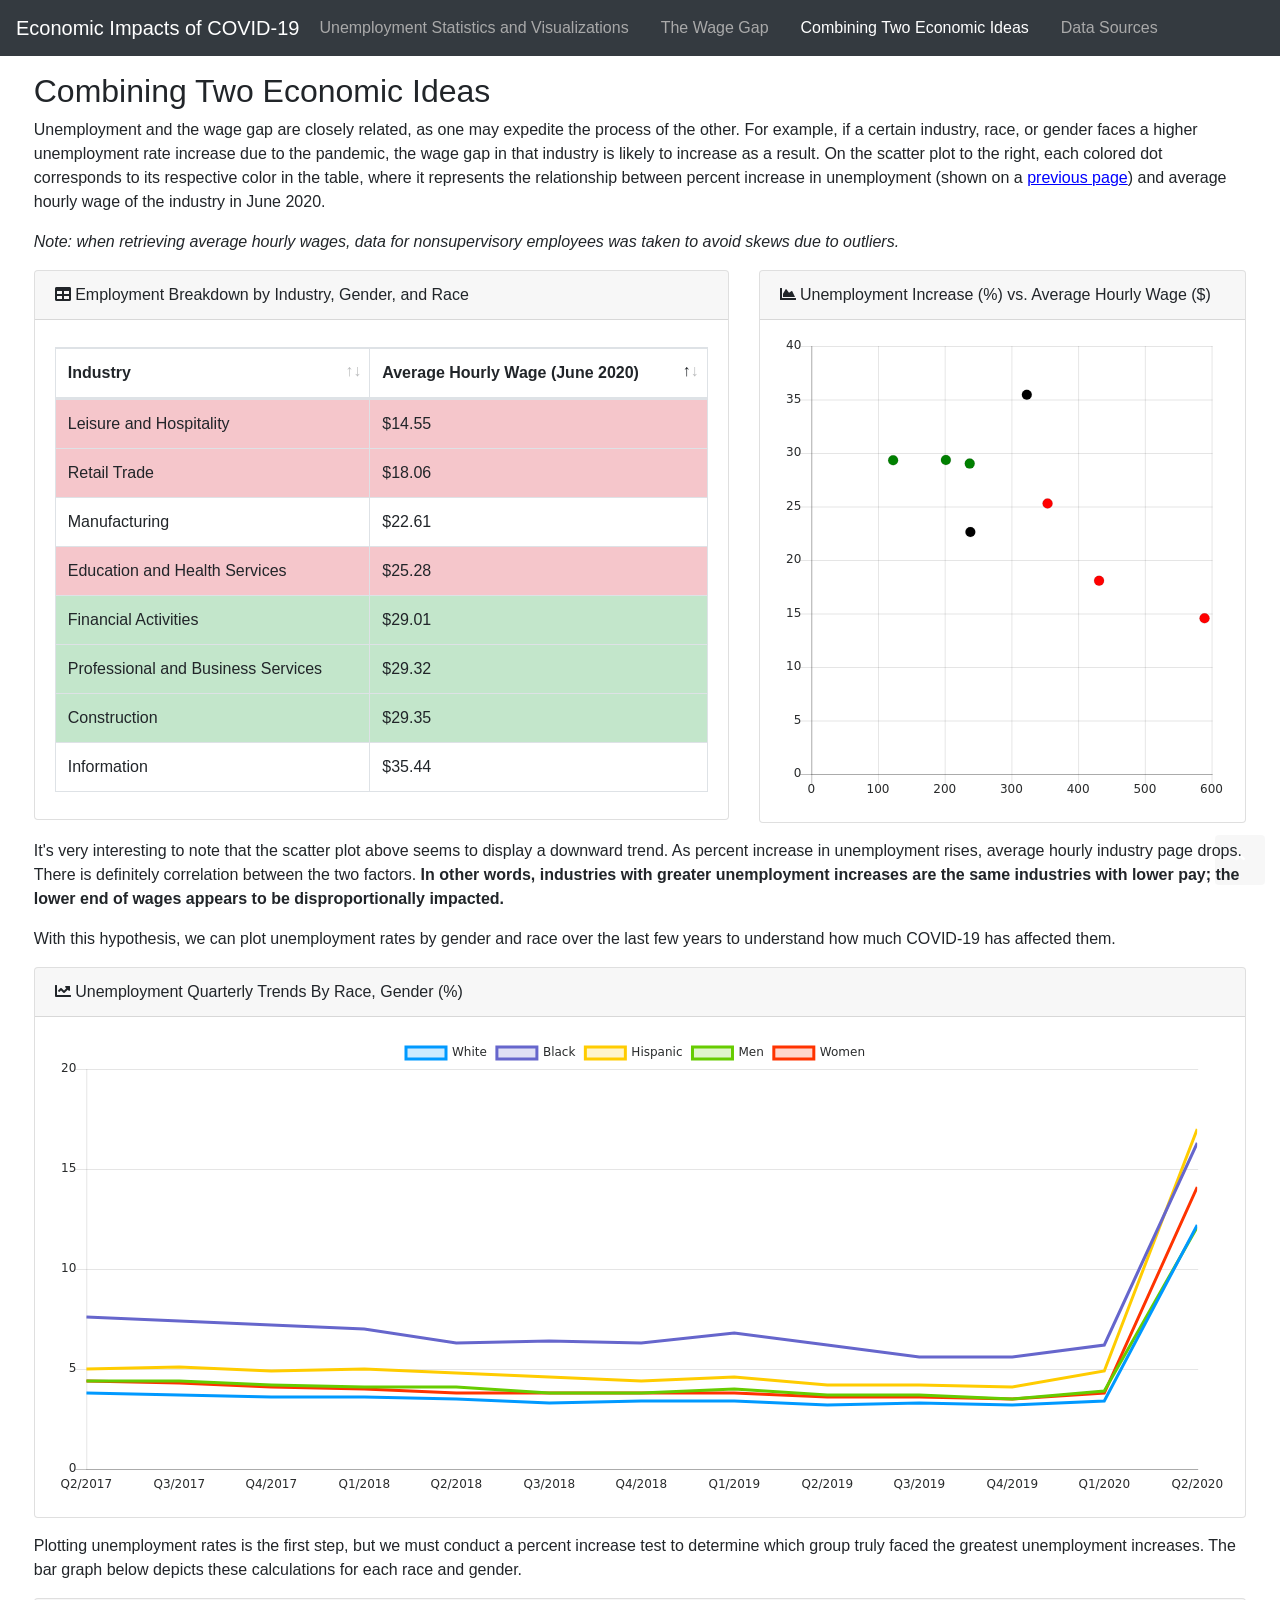
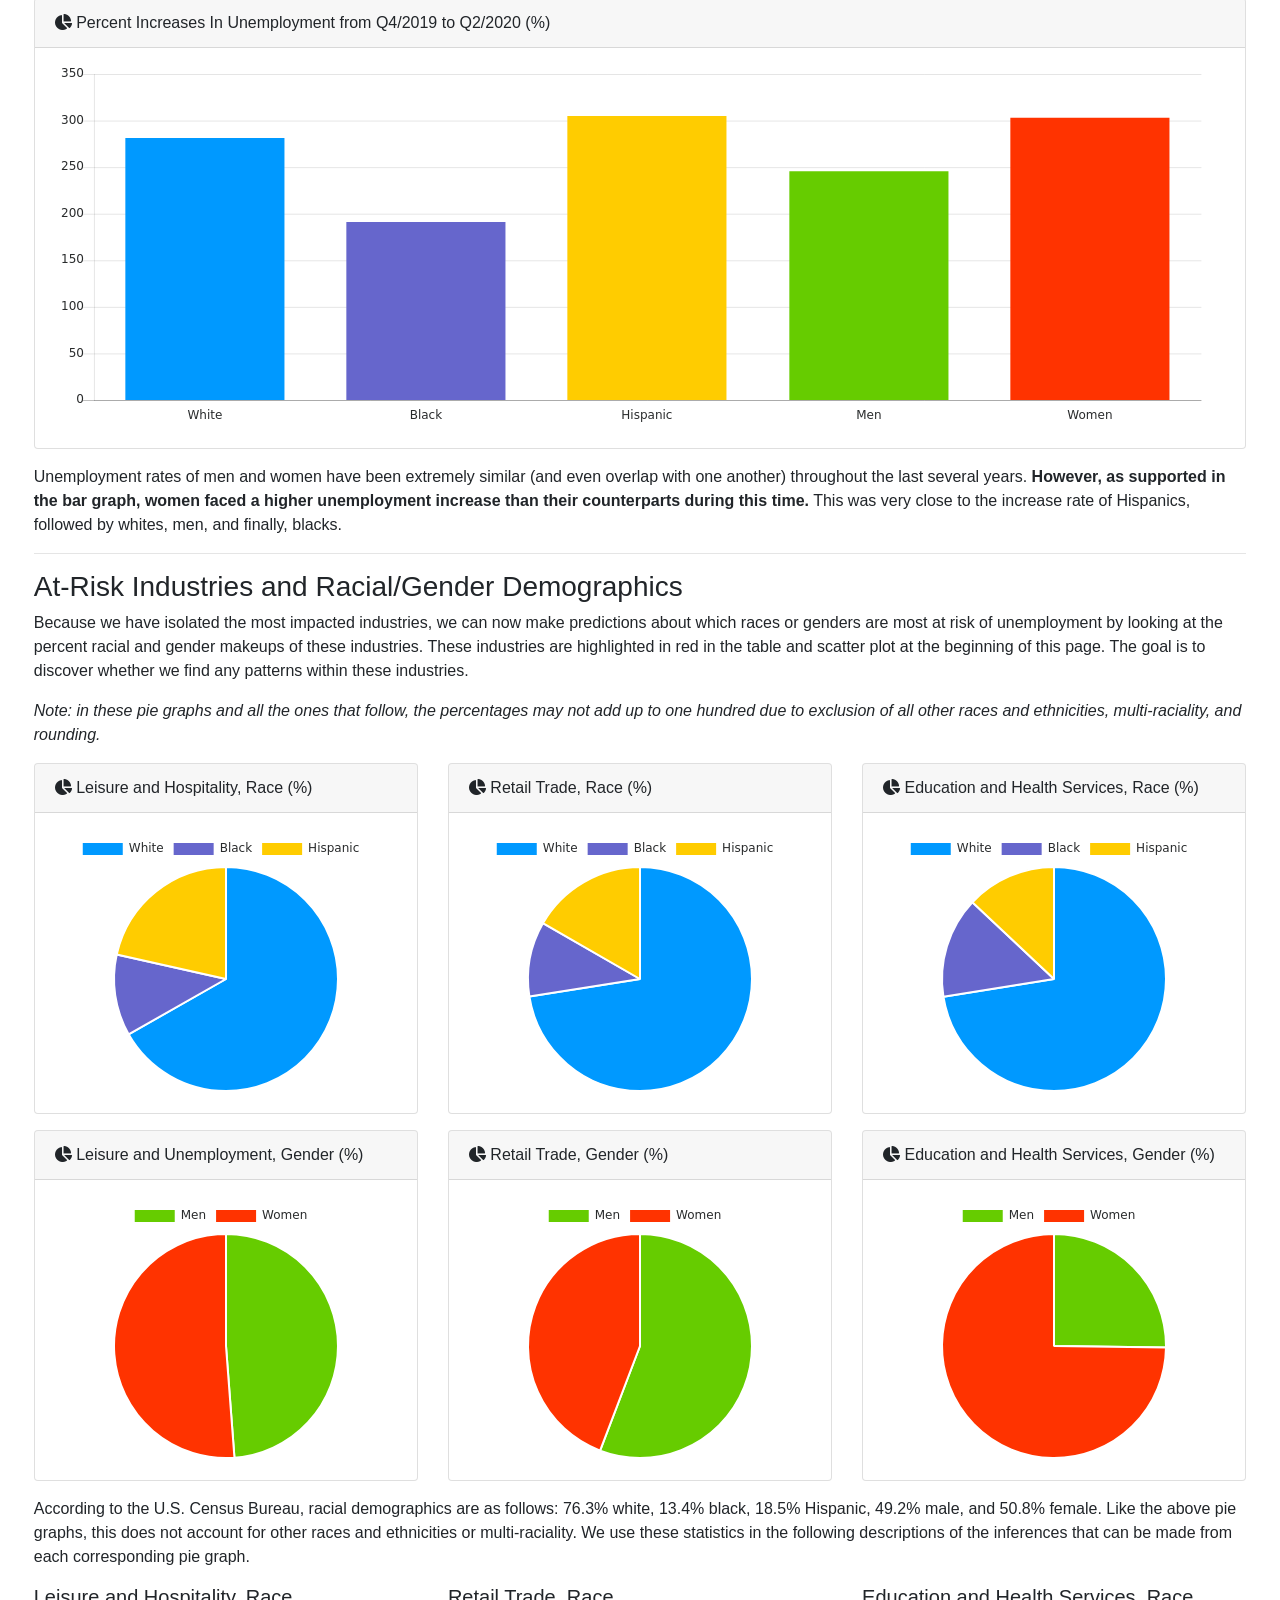
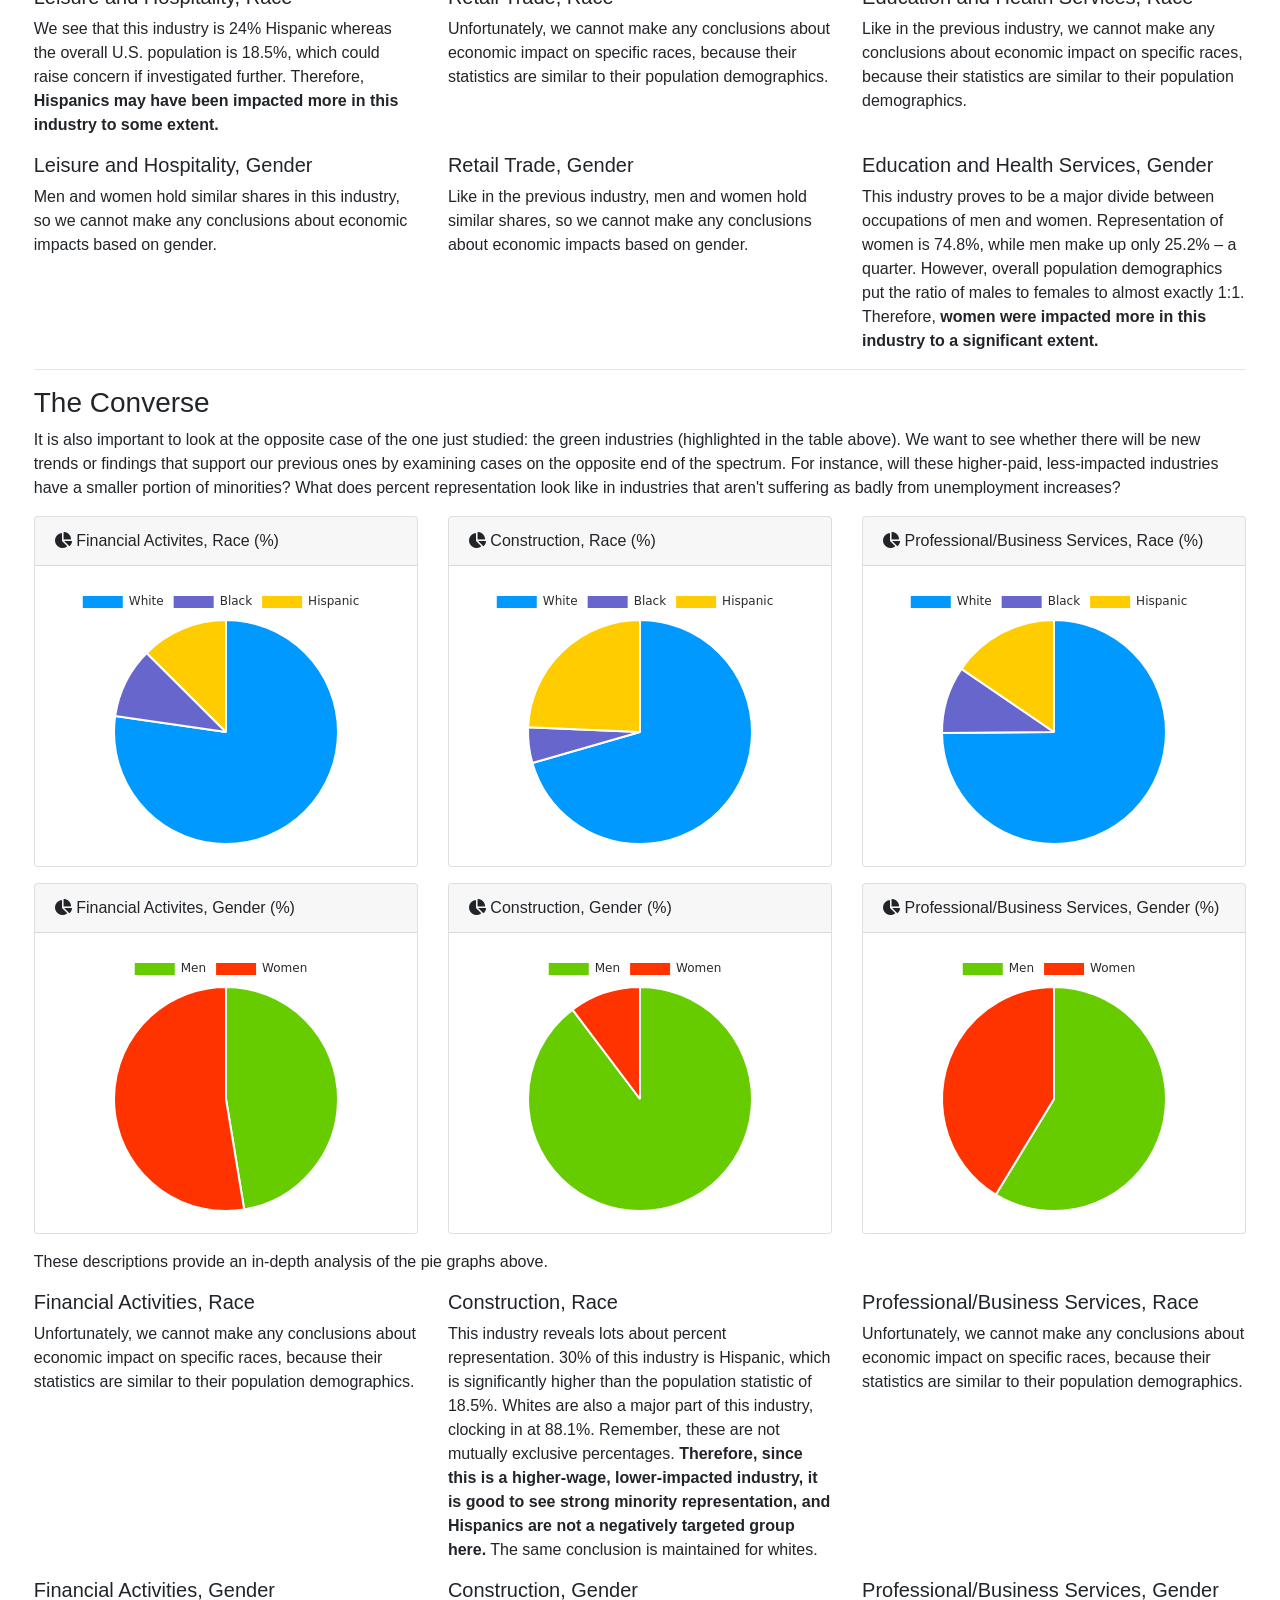
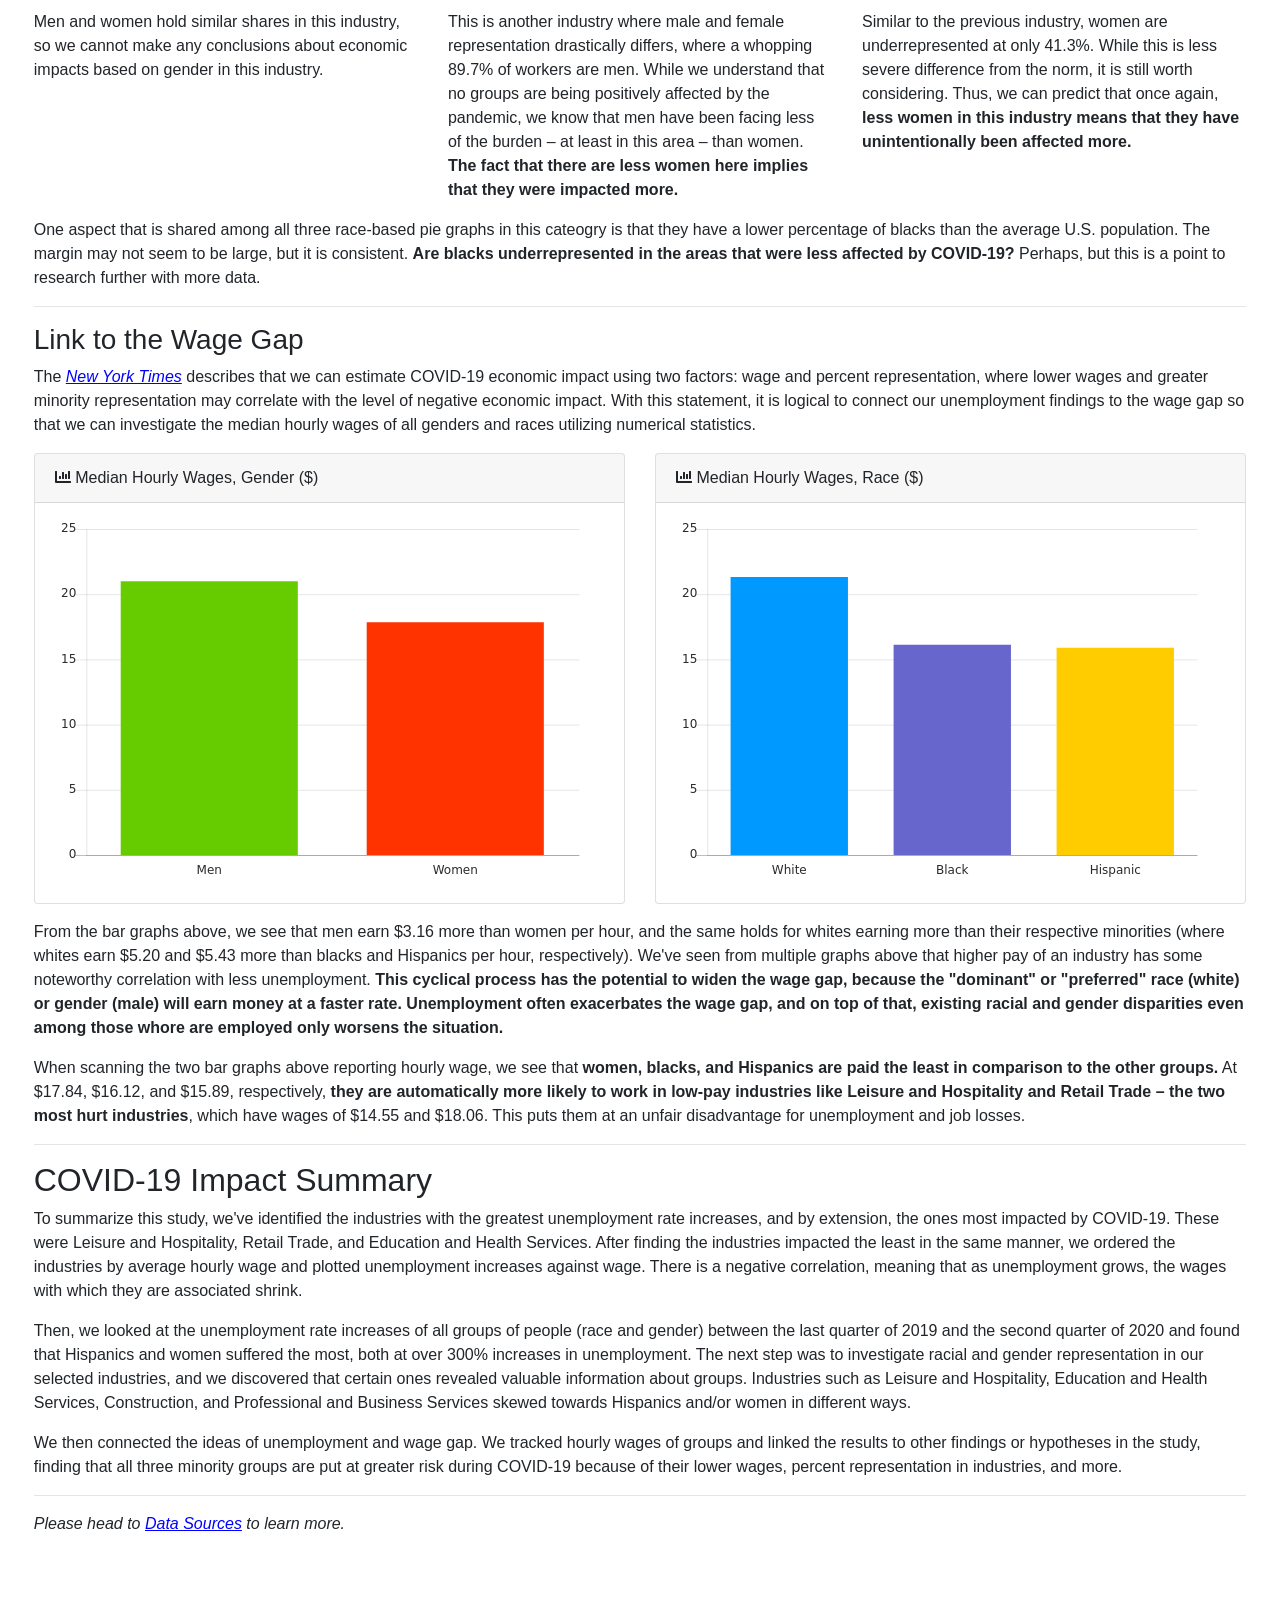
<file: combination.html>
<!DOCTYPE html>
<html lang="en">

  <head>

    <meta charset="utf-8">
    <meta http-equiv="X-UA-Compatible" content="IE=edge">
    <meta name="viewport" content="width=device-width, initial-scale=1, shrink-to-fit=no">
    <meta name="description" content="">
    <meta name="author" content="">

    <title>Economic Analysis COVID-19</title>

    <!-- Bootstrap core CSS-->
    <link href="vendor/bootstrap/css/bootstrap.css" rel="stylesheet">

    <!-- Custom fonts for this template-->
    <link href="vendor/fontawesome-free/css/all.min.css" rel="stylesheet" type="text/css">

    <!-- Page level plugin CSS-->
    <link href="vendor/datatables/dataTables.bootstrap4.css" rel="stylesheet">

    <!-- Custom styles for this template-->
    <link href="css/sb-admin.css" rel="stylesheet">

    <!-- <script type="text/javascript" src="./map_js.js"></script>
    <script src="https://code.highcharts.com/maps/highmaps.js"></script>
    <script src="https://code.highcharts.com/maps/modules/data.js"></script>
    <script src="https://code.highcharts.com/maps/modules/exporting.js"></script>
    <script src="https://code.highcharts.com/maps/modules/offline-exporting.js"></script>
    <script src="https://code.highcharts.com/mapdata/countries/us/us-all.js"></script> -->

    <!-- <script src="https://cdn.jsdelivr.net/npm/hammerjs@2.0.8"></script>
    <script src="https://cdn.jsdelivr.net/npm/chartjs-plugin-zoom@0.7.7"></script> -->

    <div id="container"></div>

  </head>

  <body id="page-top">

    <nav class="navbar navbar-expand navbar-dark bg-dark static-top">

      <a class="navbar-brand mr-1" href="index.html">Economic Impacts of COVID-19</a>

      	  <a class="nav-link" href="unemployment.html" style="color: darkgray">
            <span>Unemployment Statistics and Visualizations</span>
          </a>
          <a class="nav-link" href="wage_gap.html" style="color: darkgray">
            <span>The Wage Gap</span>
          </a>
          <a class="nav-link" href="combination.html" style="color: white">
            <span>Combining Two Economic Ideas</span>
          </a>
          <a class="nav-link" href="data_sources.html" style="color: darkgray">
            <span>Data Sources</span>
          </a>
    </nav>

    <div id="wrapper">

      <div id="content-wrapper">

        <div class="container-fluid">

          <div id="encapsule">

          <h2>Combining Two Economic Ideas</h2>
          Unemployment and the wage gap are closely related, as one may expedite the process of the other. For example, if a certain industry, race, or gender faces a higher unemployment rate increase due to the pandemic, the wage gap in that industry is likely to increase as a result. On the scatter plot to the right, each colored dot corresponds to its respective color in the table, where it represents the relationship between percent increase in unemployment (shown on a <a href='unemployment.html' style='color: blue'><u>previous page</u></a>) and average hourly wage of the industry in June 2020.

          <p></p>

          <i>Note: when retrieving average hourly wages, data for nonsupervisory employees was taken to avoid skews due to outliers.</i>

          <p></p>

          <!-- DataTables Example -->
          <div class='row'>

            <div class='col-lg-7'>
	            <div class="card mb-3">
	              <div class="card-header">
	                <i class="fas fa-table"></i>
	                Employment Breakdown by Industry, Gender, and Race</div>
	              <div class="card-body">
	                <div class="table-responsive">
	                  <table class="table table-bordered" id="industry_race" cellspacing="0">
	                    <thead>
	                      <tr>
	                        <th>Industry</th>
                          	<th>Average Hourly Wage (June 2020)</th>
	                      </tr>
	                    </thead>
	                    <tbody>
                        <tr style='background-color: #c3e6cb'>
                          <td>Construction</td>
                          <td>$29.35</td>
                        </tr>
                        <tr style='background-color: #f5c6cb'>
                          <td>Education and Health Services</td>
                          <td>$25.28</td>
                        </tr>
	                    <tr style='background-color: #c3e6cb'>
                          <td>Financial Activities</td>
                          <td>$29.01</td>
                        </tr>
                        <tr>
                          <td>Information</td>
                          <td>$35.44</td>
                        </tr>
                        <tr style='background-color: #f5c6cb'>
                          <td>Leisure and Hospitality</td>
                          <td>$14.55</td>
                        </tr>
                        <tr>
                          <td>Manufacturing</td>
                          <td>$22.61</td>
                        </tr>
                        <tr style='background-color: #c3e6cb'>
                          <td>Professional and Business Services</td>
                          <td>$29.32</td>
                        </tr>
                        <tr style='background-color: #f5c6cb'>
                          <td>Retail Trade</td>
                          <td>$18.06</td>
                        </tr>
	                    </tbody>
	                  </table>
	                </div>
	              </div>
	            </div>
            </div>

            <div class="col-lg-5">
              <div class="card mb-3">
                <div class="card-header">
                  <i class="fas fa-chart-area"></i>
                  Unemployment Increase (%) vs. Average Hourly Wage ($)</div>
                <div class="card-body d-flex flex-column flex-grow" style='height: 501.5px'>
                  <canvas id="industry_unemployment_wage"></canvas>
                </div>
              </div>
            </div>

          </div>

          It's very interesting to note that the scatter plot above seems to display a downward trend. As percent increase in unemployment rises, average hourly industry page drops. There is definitely correlation between the two factors. <b>In other words, industries with greater unemployment increases are the same industries with lower pay; the lower end of wages appears to be disproportionally impacted.</b>

          <p></p>

          With this hypothesis, we can plot unemployment rates by gender and race over the last few years to understand how much COVID-19 has affected them.

          <p></p>

          <div class="card mb-3">
                <div class="card-header">
                  <i class="fas fa-chart-line"></i>
                  Unemployment Quarterly Trends By Race, Gender (%)</div>
                  <div class="card-body" style='height:500px'>
                    <canvas id="unemployment_quarterly"></canvas>
                  </div>
              </div>

          Plotting unemployment rates is the first step, but we must conduct a percent increase test to determine which group truly faced the greatest unemployment increases. The bar graph below depicts these calculations for each race and gender.

          <p></p>

          <div class="card mb-3">
                <div class="card-header">
                  <i class="fas fa-chart-pie"></i>
                  Percent Increases In Unemployment from Q4/2019 to Q2/2020 (%)</div>
                <div class="card-body" style='height:400px'>
                  <canvas id="unemployment_increases_quarterly"></canvas>
                </div>
              </div>

          Unemployment rates of men and women have been extremely similar (and even overlap with one another) throughout the last several years. <b>However, as supported in the bar graph, women faced a higher unemployment increase than their counterparts during this time.</b> This was very close to the increase rate of Hispanics, followed by whites, men, and finally, blacks.

          <hr>

          <h3>At-Risk Industries and Racial/Gender Demographics</h3>
          Because we have isolated the most impacted industries, we can now make predictions about which races or genders are most at risk of unemployment by looking at the percent racial and gender makeups of these industries. These industries are highlighted in red in the table and scatter plot at the beginning of this page. The goal is to discover whether we find any patterns within these industries. 

          <p></p>

          <i>Note: in these pie graphs and all the ones that follow, the percentages may not add up to one hundred due to exclusion of all other races and ethnicities, multi-raciality, and rounding.</i>

          <p></p>
 
          <div class='row'>

            <!-- Leisure and Hospitality Race -->
            <div class="col-lg-4">
              <div class="card mb-3">
                <div class="card-header">
                  <i class="fas fa-chart-pie"></i>
                  Leisure and Hospitality, Race (%)</div>
                <div class="card-body" style='height:300px'>
                  <canvas id="leisure_hospitality_race"></canvas>
                </div>
              </div>
            </div>

            <!-- Retail Trade Race -->
            <div class="col-lg-4">
              <div class="card mb-3">
                <div class="card-header">
                  <i class="fas fa-chart-pie"></i>
                  Retail Trade, Race (%)</div>
                <div class="card-body" style='height:300px'>
                  <canvas id="retail_trade_race"></canvas>
                </div>
              </div>
            </div>

            <!-- Education and Health Services Race -->
            <div class="col-lg-4">
              <div class="card mb-3">
                <div class="card-header">
                  <i class="fas fa-chart-pie"></i>
                  Education and Health Services, Race (%)</div>
                <div class="card-body" style='height:300px'>
                  <canvas id="education_health_race"></canvas>
                </div>
              </div>
            </div>

          </div>

          <div class='row'>

            <!-- Leisure and Hospitality Gender-->
            <div class="col-lg-4">
              <div class="card mb-3">
                <div class="card-header">
                  <i class="fas fa-chart-pie"></i>
                  Leisure and Unemployment, Gender (%)</div>
                <div class="card-body" style='height:300px'>
                  <canvas id="leisure_hospitality_gender"></canvas>
                </div>
              </div>
            </div>

            <!-- Retail Trade Gender -->
            <div class="col-lg-4">
              <div class="card mb-3">
                <div class="card-header">
                  <i class="fas fa-chart-pie"></i>
                  Retail Trade, Gender (%)</div>
                <div class="card-body" style='height:300px'>
                  <canvas id="retail_trade_gender"></canvas>
                </div>
              </div>
            </div>

            <!-- Education and Health Services Gender -->
            <div class="col-lg-4">
              <div class="card mb-3">
                <div class="card-header">
                  <i class="fas fa-chart-pie"></i>
                  Education and Health Services, Gender (%)</div>
                <div class="card-body" style='height:300px'>
                  <canvas id="education_health_gender"></canvas>
                </div>
              </div>
            </div>

          </div>

         According to the U.S. Census Bureau, racial demographics are as follows: 76.3% white, 13.4% black, 18.5% Hispanic, 49.2% male, and 50.8% female. Like the above pie graphs, this does not account for other races and ethnicities or multi-raciality. We use these statistics in the following descriptions of the inferences that can be made from each corresponding pie graph.

         <p></p>

         <div class='row'>

            <!-- Leisure and Hospitality Race -->
            <div class="col-lg-4">
              <h5>Leisure and Hospitality, Race</h5>
              We see that this industry is 24% Hispanic whereas the overall U.S. population is 18.5%, which could raise concern if investigated further. Therefore, <b>Hispanics may have been impacted more in this industry to some extent.</b>
            </div>

            <!-- Retail Trade Race -->
            <div class="col-lg-4">
              <h5>Retail Trade, Race</h5>
              Unfortunately, we cannot make any conclusions about economic impact on specific races, because their statistics are similar to their population demographics.
            </div>

            <!-- Education and Health Services Race -->
            <div class="col-lg-4">
              <h5>Education and Health Services, Race</h5>
              Like in the previous industry, we cannot make any conclusions about economic impact on specific races, because their statistics are similar to their population demographics.
            </div>

          </div>

          <p></p>

          <div class='row'>

            <!-- Leisure and Hospitality Gender -->
            <div class="col-lg-4">
              <h5>Leisure and Hospitality, Gender</h5>
              Men and women hold similar shares in this industry, so we cannot make any conclusions about economic impacts based on gender.
            </div>

            <!-- Retail Trade Gender -->
            <div class="col-lg-4">
              <h5>Retail Trade, Gender</h5>
              Like in the previous industry, men and women hold similar shares, so we cannot make any conclusions about economic impacts based on gender.
            </div>

            <!-- Education and Health Services Gender -->
            <div class="col-lg-4">
              <h5>Education and Health Services, Gender</h5>
              This industry proves to be a major divide between occupations of men and women. Representation of women is 74.8%, while men make up only 25.2% – a quarter. However, overall population demographics put the ratio of males to females to almost exactly 1:1. Therefore, <b>women were impacted more in this industry to a significant extent.</b>
            </div>

          </div>

          <hr>

          <h3>The Converse</h3>
          It is also important to look at the opposite case of the one just studied: the green industries (highlighted in the table above). We want to see whether there will be new trends or findings that support our previous ones by examining cases on the opposite end of the spectrum. For instance, will these higher-paid, less-impacted industries have a smaller portion of minorities? What does percent representation look like in industries that aren't suffering as badly from unemployment increases?

          <p></p>
 
          <div class='row'>

            <!-- Financial Activites Race -->
            <div class="col-lg-4">
              <div class="card mb-3">
                <div class="card-header">
                  <i class="fas fa-chart-pie"></i>
                  Financial Activites, Race (%)</div>
                <div class="card-body" style='height:300px'>
                  <canvas id="financial_activities_race"></canvas>
                </div>
              </div>
            </div>

            <!-- Construction Race -->
            <div class="col-lg-4">
              <div class="card mb-3">
                <div class="card-header">
                  <i class="fas fa-chart-pie"></i>
                  Construction, Race (%)</div>
                <div class="card-body" style='height:300px'>
                  <canvas id="construction_race"></canvas>
                </div>
              </div>
            </div>

            <!-- Professional and Business Services Race -->
            <div class="col-lg-4">
              <div class="card mb-3">
                <div class="card-header">
                  <i class="fas fa-chart-pie"></i>
                  Professional/Business Services, Race (%)</div>
                <div class="card-body" style='height:300px'>
                  <canvas id="professional_business_race"></canvas>
                </div>
              </div>
            </div>

          </div>

          <div class='row'>

            <!-- Financial Activites Gender-->
            <div class="col-lg-4">
              <div class="card mb-3">
                <div class="card-header">
                  <i class="fas fa-chart-pie"></i>
                  Financial Activites, Gender (%)</div>
                <div class="card-body" style='height:300px'>
                  <canvas id="financial_activities_gender"></canvas>
                </div>
              </div>
            </div>

            <!-- Construction Gender -->
            <div class="col-lg-4">
              <div class="card mb-3">
                <div class="card-header">
                  <i class="fas fa-chart-pie"></i>
                  Construction, Gender (%)</div>
                <div class="card-body" style='height:300px'>
                  <canvas id="construction_gender"></canvas>
                </div>
              </div>
            </div>

            <!-- Professional and Business Services Gender -->
            <div class="col-lg-4">
              <div class="card mb-3">
                <div class="card-header">
                  <i class="fas fa-chart-pie"></i>
                  Professional/Business Services, Gender (%)</div>
                <div class="card-body" style='height:300px'>
                  <canvas id="professional_business_gender"></canvas>
                </div>
              </div>
            </div>

          </div>

          These descriptions provide an in-depth analysis of the pie graphs above.

         <p></p>

         <div class='row'>

            <!-- Financial Activities Race -->
            <div class="col-lg-4">
              <h5>Financial Activities, Race</h5>
              Unfortunately, we cannot make any conclusions about economic impact on specific races, because their statistics are similar to their population demographics.
            </div>

            <!-- Construction Race -->
            <div class="col-lg-4">
              <h5>Construction, Race</h5>
              This industry reveals lots about percent representation. 30% of this industry is Hispanic, which is significantly higher than the population statistic of 18.5%. Whites are also a major part of this industry, clocking in at 88.1%. Remember, these are not mutually exclusive percentages. <b>Therefore, since this is a higher-wage, lower-impacted industry, it is good to see strong minority representation, and Hispanics are not a negatively targeted group here.</b> The same conclusion is maintained for whites.
            </div>

            <!-- Professional/Business Services Race -->
            <div class="col-lg-4">
              <h5>Professional/Business Services, Race</h5>
              Unfortunately, we cannot make any conclusions about economic impact on specific races, because their statistics are similar to their population demographics.
            </div>

          </div>

          <p></p>

          <div class='row'>

            <!-- Financial Activities Gender -->
            <div class="col-lg-4">
              <h5>Financial Activities, Gender</h5>
              Men and women hold similar shares in this industry, so we cannot make any conclusions about economic impacts based on gender in this industry.
            </div>

            <!-- Construction Gender -->
            <div class="col-lg-4">
              <h5>Construction, Gender</h5>
              This is another industry where male and female representation drastically differs, where a whopping 89.7% of workers are men. While we understand that no groups are being positively affected by the pandemic, we know that men have been facing less of the burden – at least in this area – than women. <b>The fact that there are less women here implies that they were impacted more.</b>
            </div>

            <!-- Professional/Business Services Gender -->
            <div class="col-lg-4">
              <h5>Professional/Business Services, Gender</h5>
              Similar to the previous industry, women are underrepresented at only 41.3%. While this is less severe difference from the norm, it is still worth considering. Thus, we can predict that once again, <b>less women in this industry means that they have unintentionally been affected more.</b>
            </div>

          </div>

          <p></p>

          One aspect that is shared among all three race-based pie graphs in this cateogry is that they have a lower percentage of blacks than the average U.S. population. The margin may not seem to be large, but it is consistent. <b>Are blacks underrepresented in the areas that were less affected by COVID-19?</b> Perhaps, but this is a point to research further with more data.

          <hr>

          <h3>Link to the Wage Gap</h3>
          The <i><a href='https://www.nytimes.com/2020/06/06/business/economy/jobs-report-minorities.html' style='color: blue'><u>New York Times</u></a></i> describes that we can estimate COVID-19 economic impact using two factors: wage and percent representation, where lower wages and greater minority representation may correlate with the level of negative economic impact. With this statement, it is logical to connect our unemployment findings to the wage gap so that we can investigate the median hourly wages of all genders and races utilizing numerical statistics.

          <p></p>

          <div class='row'>

            <!-- Wages Gender -->
            <div class="col-lg-6">
              <div class="card mb-3">
                <div class="card-header">
                  <i class="fas fa-chart-bar"></i>
                  Median Hourly Wages, Gender ($)</div>
                <div class="card-body" style='height:400px'>
                  <canvas id="wages_gender"></canvas>
                </div>
              </div>
            </div>

            <!-- Wages Race -->
            <div class="col-lg-6">
              <div class="card mb-3">
                <div class="card-header">
                  <i class="fas fa-chart-bar"></i>
                  Median Hourly Wages, Race ($)</div>
                <div class="card-body" style='height:400px'>
                  <canvas id="wages_race"></canvas>
                </div>
              </div>
            </div>

          </div>

          From the bar graphs above, we see that men earn $3.16 more than women per hour, and the same holds for whites earning more than their respective minorities (where whites earn $5.20 and $5.43 more than blacks and Hispanics per hour, respectively). We've seen from multiple graphs above that higher pay of an industry has some noteworthy correlation with less unemployment. <b>This cyclical process has the potential to widen the wage gap, because the "dominant" or "preferred" race (white) or gender (male) will earn money at a faster rate. Unemployment often exacerbates the wage gap, and on top of that, existing racial and gender disparities even among those whore are employed only worsens the situation.</b>

          <p></p>

          When scanning the two bar graphs above reporting hourly wage, we see that <b>women, blacks, and Hispanics are paid the least in comparison to the other groups.</b> At $17.84, $16.12, and $15.89, respectively, <b>they are automatically more likely to work in low-pay industries like Leisure and Hospitality and Retail Trade – the two most hurt industries</b>, which have wages of $14.55 and $18.06. This puts them at an unfair disadvantage for unemployment and job losses.

          <hr>

          <h2>COVID-19 Impact Summary</h2>

          To summarize this study, we've identified the industries with the greatest unemployment rate increases, and by extension, the ones most impacted by COVID-19. These were Leisure and Hospitality, Retail Trade, and Education and Health Services. After finding the industries impacted the least in the same manner, we ordered the industries by average hourly wage and plotted unemployment increases against wage. There is a negative correlation, meaning that as unemployment grows, the wages with which they are associated shrink.

          <p></p>

          Then, we looked at the unemployment rate increases of all groups of people (race and gender) between the last quarter of 2019 and the second quarter of 2020 and found that Hispanics and women suffered the most, both at over 300% increases in unemployment. The next step was to investigate racial and gender representation in our selected industries, and we discovered that certain ones revealed valuable information about groups. Industries such as Leisure and Hospitality, Education and Health Services, Construction, and Professional and Business Services skewed towards Hispanics and/or women in different ways.

          <p></p>
          
          We then connected the ideas of unemployment and wage gap. We tracked hourly wages of groups and linked the results to other findings or hypotheses in the study, finding that all three minority groups are put at greater risk during COVID-19 because of their lower wages, percent representation in industries, and more.

          <hr>

          <i>Please head to <a href='data_sources.html' style='color: blue'><u>Data Sources</u></a> to learn more.</i>

        </div>

      </div>
      <!-- /.content-wrapper -->

    </div>
  </div>

<!--   <footer id="contact">
    <p> &#9993; Contact us at @gmail.com</p>
  </footer> -->

    <!-- Scroll to Top Button-->
    <a class="scroll-to-top rounded" href="#page-top">
      <i class="fas fa-angle-up"></i>
    </a>

    <!-- Bootstrap core JavaScript-->
    <script src="vendor/jquery/jquery.min.js"></script>
    <script src="vendor/bootstrap/js/bootstrap.bundle.min.js"></script>

    <!-- Core plugin JavaScript-->
    <script src="vendor/jquery-easing/jquery.easing.min.js"></script>

    <!-- Page level plugin JavaScript-->
    <script src="vendor/chart.js/Chart.min.js"></script>
    <script src="vendor/datatables/jquery.dataTables.js"></script>
    <script src="vendor/datatables/dataTables.bootstrap4.js"></script>

    <!-- Custom scripts for all pages-->
    <script src="js/sb-admin.min.js"></script>

    <!-- Demo scripts for this page-->
    <script src="graphs/unemployment_years.js"></script>
    <script src="graphs/percent_increase.js"></script>
    <script src="graphs/unemployment_months.js"></script>
    <script src="graphs/male_female.js"></script>
    <script src="graphs/white_black_hispanic.js"></script>
    <script src="graphs/industry_race.js"></script>
    <script src="graphs/race_wage.js"></script>
    <script src="graphs/employment_breakdown_highest.js"></script>
    <script src="graphs/employment_breakdown_lowest.js"></script>
    <script src="graphs/industry_unemployment_wage.js"></script>
    <script src="graphs/unemployment_quarterly.js"></script>
    <script src="graphs/unemployment_increases_quarterly.js"></script>
    <script src="graphs/leisure_hospitality_race.js"></script>
    <script src="graphs/retail_trade_race.js"></script>
    <script src="graphs/education_health_race.js"></script>
    <script src="graphs/leisure_hospitality_gender.js"></script>
    <script src="graphs/retail_trade_gender.js"></script>
    <script src="graphs/education_health_gender.js"></script>
    <script src="graphs/financial_activities_race.js"></script>
    <script src="graphs/construction_race.js"></script>
    <script src="graphs/professional_business_race.js"></script>
    <script src="graphs/financial_activities_gender.js"></script>
    <script src="graphs/construction_gender.js"></script>
    <script src="graphs/professional_business_gender.js"></script>
    <script src="graphs/wages_gender.js"></script>
    <script src="graphs/wages_race.js"></script>

  </body>

</html>
</file>
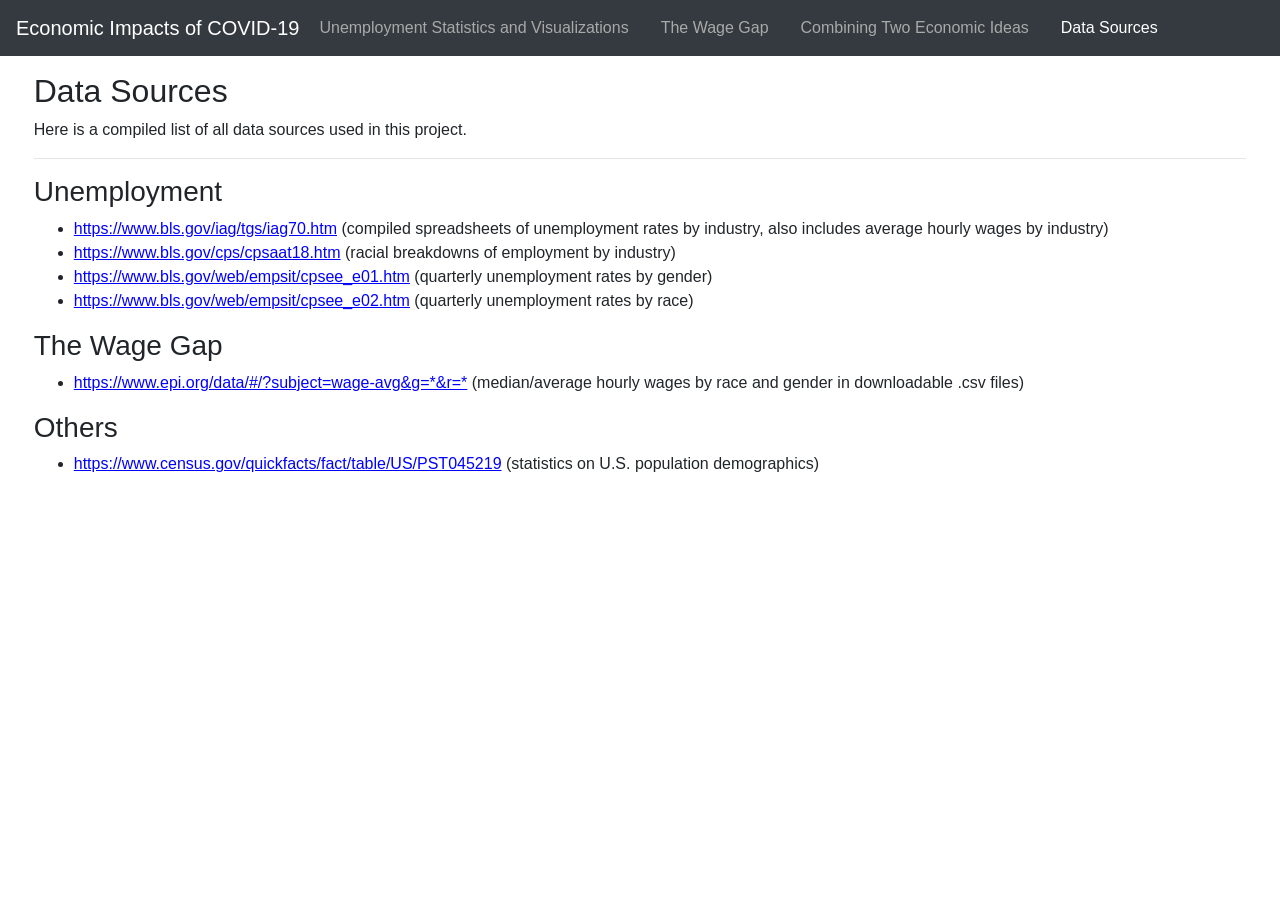
<file: data_sources.html>
<!DOCTYPE html>
<html lang="en">

  <head>

    <meta charset="utf-8">
    <meta http-equiv="X-UA-Compatible" content="IE=edge">
    <meta name="viewport" content="width=device-width, initial-scale=1, shrink-to-fit=no">
    <meta name="description" content="">
    <meta name="author" content="">

    <title>Economic Analysis COVID-19</title>

    <!-- Bootstrap core CSS-->
    <link href="vendor/bootstrap/css/bootstrap.css" rel="stylesheet">

    <!-- Custom fonts for this template-->
    <link href="vendor/fontawesome-free/css/all.min.css" rel="stylesheet" type="text/css">

    <!-- Page level plugin CSS-->
    <link href="vendor/datatables/dataTables.bootstrap4.css" rel="stylesheet">

    <!-- Custom styles for this template-->
    <link href="css/sb-admin.css" rel="stylesheet">

    <div id="container"></div>

  </head>
  
  <body id="page-top">

    <nav class="navbar navbar-expand navbar-dark bg-dark static-top">

      <a class="navbar-brand mr-1" href="index.html">Economic Impacts of COVID-19</a>

      	  <a class="nav-link" href="unemployment.html" style="color: darkgray">
            <span>Unemployment Statistics and Visualizations</span>
          </a>
          <a class="nav-link" href="wage_gap.html" style="color: darkgray">
            <span>The Wage Gap</span>
          </a>
          <a class="nav-link" href="combination.html" style="color: darkgray">
            <span>Combining Two Economic Ideas</span>
          </a>
          <a class="nav-link" href="data_sources.html" style="color: white">
            <span>Data Sources</span>
          </a>
    </nav>

    <div id="wrapper">

      <div id="content-wrapper">

        <div class="container-fluid">

          <div id="encapsule">

          <h2>Data Sources</h2>
          Here is a compiled list of all data sources used in this project.

          <hr>

          <h3>Unemployment</h3>
            <ul>
              <li><a href='https://www.bls.gov/iag/tgs/iag70.htm' style='color: blue'><u>https://www.bls.gov/iag/tgs/iag70.htm</u></a> (compiled spreadsheets of unemployment rates by industry, also includes average hourly wages by industry)</li>
              <li><a href='https://www.bls.gov/cps/cpsaat18.htm' style='color: blue'><u>https://www.bls.gov/cps/cpsaat18.htm</u></a> (racial breakdowns of employment by industry)</li> 
              <li><a href='https://www.bls.gov/web/empsit/cpsee_e01.htm' style='color: blue'><u>https://www.bls.gov/web/empsit/cpsee_e01.htm</u></a> (quarterly unemployment rates by gender)</li>
              <li><a href='https://www.bls.gov/web/empsit/cpsee_e02.htm' style='color: blue'><u>https://www.bls.gov/web/empsit/cpsee_e02.htm</u></a> (quarterly unemployment rates by race)</li>
            </ul>

          <h3>The Wage Gap</h3>
            <ul>
              <li><a href='https://www.epi.org/data/#/?subject=wage-avg&g=*&r=*' style='color: blue'><u>https://www.epi.org/data/#/?subject=wage-avg&g=*&r=*</u></a> (median/average hourly wages by race and gender in downloadable .csv files)</li>
            </ul>

          <h3>Others</h3>
            <ul>
              <li><a href='https://www.census.gov/quickfacts/fact/table/US/PST045219' style='color: blue'><u>https://www.census.gov/quickfacts/fact/table/US/PST045219</u></a> (statistics on U.S. population demographics)</li>
            </ul>

        </div>

      </div>
      <!-- /.content-wrapper -->

    </div>
  </div>

<!--   <footer id="contact">
    <p> &#9993; Contact us at @gmail.com</p>
  </footer> -->

    <!-- Scroll to Top Button-->
    <a class="scroll-to-top rounded" href="#page-top">
      <i class="fas fa-angle-up"></i>
    </a>

    <!-- Bootstrap core JavaScript-->
    <script src="vendor/jquery/jquery.min.js"></script>
    <script src="vendor/bootstrap/js/bootstrap.bundle.min.js"></script>

    <!-- Core plugin JavaScript-->
    <script src="vendor/jquery-easing/jquery.easing.min.js"></script>

    <!-- Page level plugin JavaScript-->
    <script src="vendor/chart.js/Chart.min.js"></script>
    <script src="vendor/datatables/jquery.dataTables.js"></script>
    <script src="vendor/datatables/dataTables.bootstrap4.js"></script>

    <!-- Custom scripts for all pages-->
    <script src="js/sb-admin.min.js"></script>

  </body>

</html>
</file>
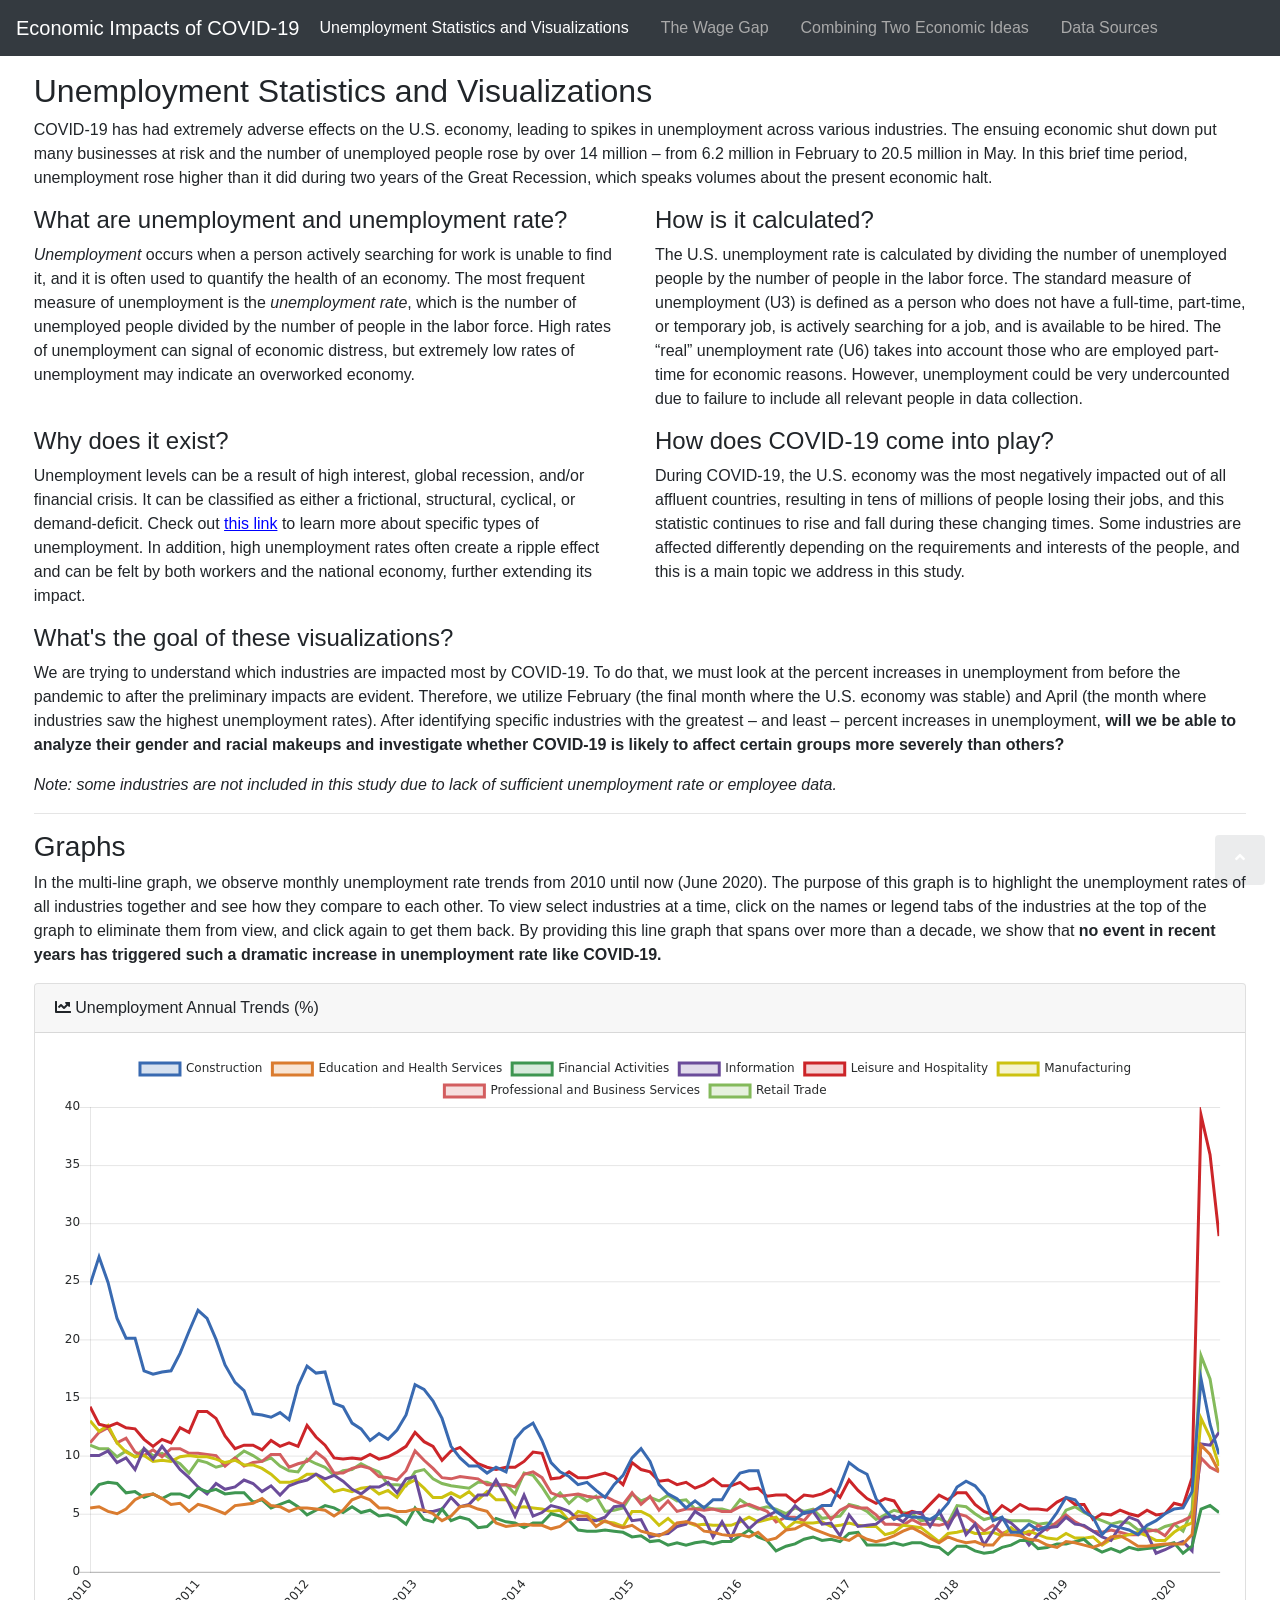
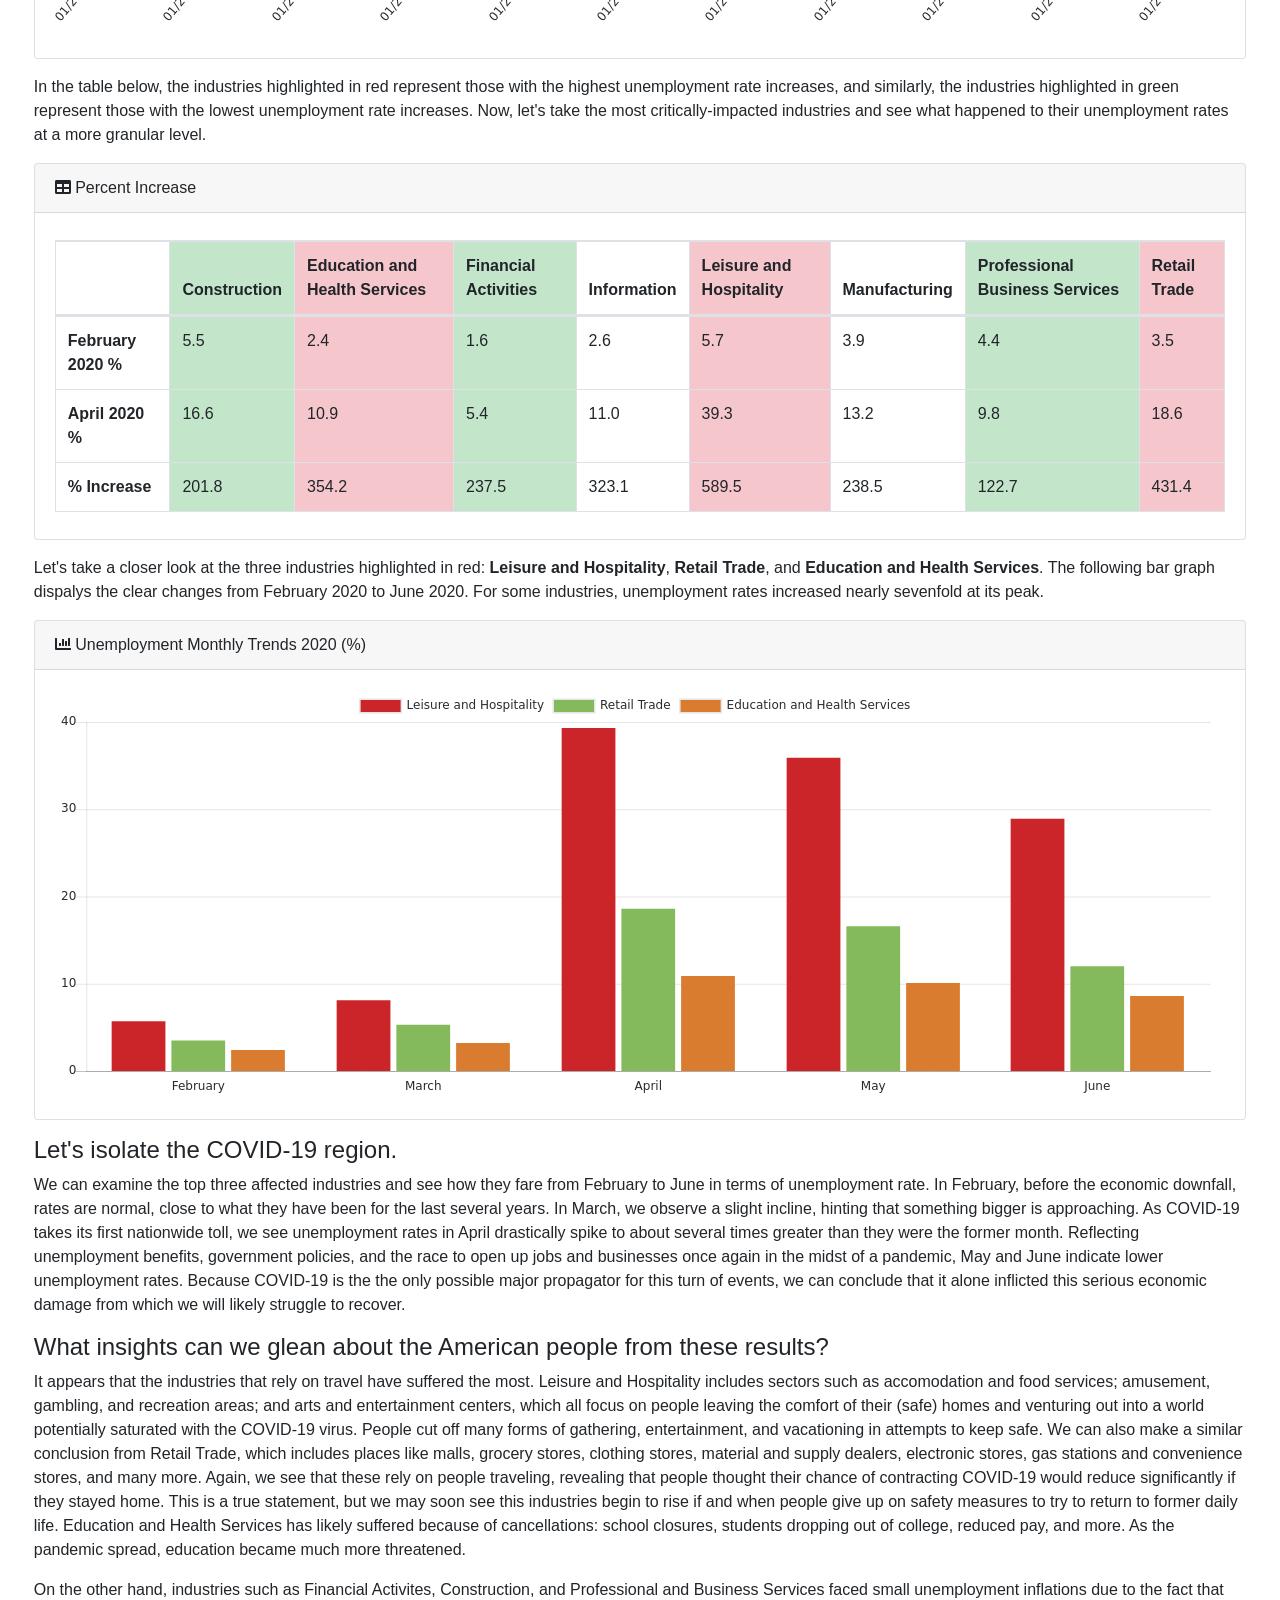
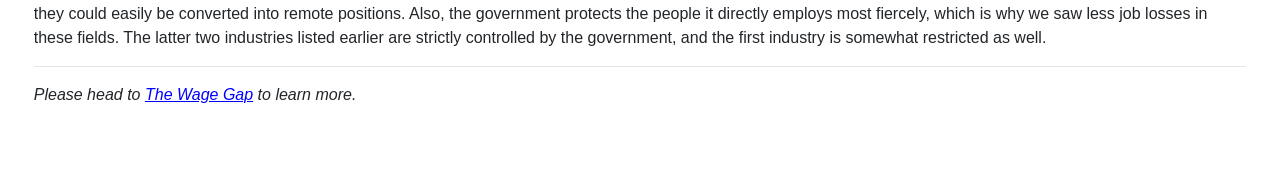
<file: unemployment.html>
<!DOCTYPE html>
<html lang="en">

  <head>

    <meta charset="utf-8">
    <meta http-equiv="X-UA-Compatible" content="IE=edge">
    <meta name="viewport" content="width=device-width, initial-scale=1, shrink-to-fit=no">
    <meta name="description" content="">
    <meta name="author" content="">

    <title>Economic Analysis COVID-19</title>

    <!-- Bootstrap core CSS-->
    <link href="vendor/bootstrap/css/bootstrap.css" rel="stylesheet">

    <!-- Custom fonts for this template-->
    <link href="vendor/fontawesome-free/css/all.min.css" rel="stylesheet" type="text/css">

    <!-- Page level plugin CSS-->
    <link href="vendor/datatables/dataTables.bootstrap4.css" rel="stylesheet">

    <!-- Custom styles for this template-->
    <link href="css/sb-admin.css" rel="stylesheet">

    <div id="container"></div>

  </head>

  <body id="page-top">

    <nav class="navbar navbar-expand navbar-dark bg-dark static-top">

      <a class="navbar-brand mr-1" href="index.html">Economic Impacts of COVID-19</a>

      	  <a class="nav-link" href="unemployment.html" style="color: white">
            <span>Unemployment Statistics and Visualizations</span>
          </a>
          <a class="nav-link" href="wage_gap.html" style="color: darkgray">
            <span>The Wage Gap</span>
          </a>
          <a class="nav-link" href="combination.html" style="color: darkgray">
            <span>Combining Two Economic Ideas</span>
          </a>
          <a class="nav-link" href="data_sources.html" style="color: darkgray">
            <span>Data Sources</span>
          </a>
    </nav>

    <div id="wrapper">

      <div id="content-wrapper">

        <div class="container-fluid">

          <div id='encapsule'>

          <h2>Unemployment Statistics and Visualizations</h2>
          COVID-19 has had extremely adverse effects on the U.S. economy, leading to spikes in unemployment across various industries. The ensuing economic shut down put many businesses at risk and the number of unemployed people rose by over 14 million – from 6.2 million in February to 20.5 million in May. In this brief time period, unemployment rose higher than it did during two years of the Great Recession, which speaks volumes about the present economic halt.

          <p></p>

          <div class='row'>

            <div class='col-lg-6'>
              <h4>What are unemployment and unemployment rate?</h4>
              <i>Unemployment</i> occurs when a person actively searching for work is unable to find it, and it is often used to quantify the health of an economy. The most frequent measure of unemployment is the <i>unemployment rate</i>, which is the number of unemployed people divided by the number of people in the labor force. High rates of unemployment can signal of economic distress, but extremely low rates of unemployment may indicate an overworked economy.
            </div>

            <div class='col-lg-6'>
              <h4>How is it calculated?</h4>
              The U.S. unemployment rate is calculated by dividing the number of unemployed people by the number of people in the labor force. The standard measure of unemployment (U3) is defined as a person who does not have a full-time, part-time, or temporary job, is actively searching for a job, and is available to be hired. The “real” unemployment rate (U6) takes into account those who are employed part-time for economic reasons. However, unemployment could be very undercounted due to failure to include all relevant people in data collection.
            </div>

          </div>

          <p></p>

          <div class='row'>

            <div class='col-lg-6'>
              <h4>Why does it exist?</h4>
              Unemployment levels can be a result of high interest, global recession, and/or financial crisis. It can be classified as either a frictional, structural, cyclical, or demand-deficit. Check out <a href='https://www.masterclass.com/articles/learn-about-unemployment' style='color: blue'><u>this link</u></a> to learn more about specific types of unemployment. In addition, high unemployment rates often create a ripple effect and can be felt by both workers and the national economy, further extending its impact.
            </div>

            <div class='col-lg-6'>
              <h4>How does COVID-19 come into play?</h4>
              During COVID-19, the U.S. economy was the most negatively impacted out of all affluent countries, resulting in tens of millions of people losing their jobs, and this statistic continues to rise and fall during these changing times. Some industries are affected differently depending on the requirements and interests of the people, and this is a main topic we address in this study.
            </div>

          </div>

          <p></p>

          <!-- Interactive Map -->
          <!-- <div class='card mb-3'>
            This will eventually be the interactive map of the US with unemployment stats; I just haven't developed it yet.
          </div> -->

          <h4>What's the goal of these visualizations?</h4>
          We are trying to understand which industries are impacted most by COVID-19. To do that, we must look at the percent increases in unemployment from before the pandemic to after the preliminary impacts are evident. Therefore, we utilize February (the final month where the U.S. economy was stable) and April (the month where industries saw the highest unemployment rates). After identifying specific industries with the greatest – and least – percent increases in unemployment, <b>will we be able to analyze their gender and racial makeups and investigate whether COVID-19 is likely to affect certain groups more severely than others? </b>

          <p></p>

          <i>Note: some industries are not included in this study due to lack of sufficient unemployment rate or employee data.</i>

          <hr>

          <h3>Graphs</h3>
          In the multi-line graph, we observe monthly unemployment rate trends from 2010 until now (June 2020). The purpose of this graph is to highlight the unemployment rates of all industries together and see how they compare to each other. To view select industries at a time, click on the names or legend tabs of the industries at the top of the graph to eliminate them from view, and click again to get them back. By providing this line graph that spans over more than a decade, we show that <b>no event in recent years has triggered such a dramatic increase in unemployment rate like COVID-19.</b>

          <p></p>

          <!-- <div class='row'> -->

            <!-- Unemployment Annual Trends -->
            <!-- <div class='col-lg-6'> -->
              <div class="card mb-3">
                <div class="card-header">
                  <i class="fas fa-chart-line"></i>
                  Unemployment Annual Trends (%)</div>
                  <div class="card-body">
                    <canvas id="unemployment_years"></canvas>
                  </div>
              </div>
            <!-- </div> -->

            <!-- <div class='col-lg-6'> -->

            In the table below, the industries highlighted in red represent those with the highest unemployment rate increases, and similarly, the industries highlighted in green represent those with the lowest unemployment rate increases. Now, let's take the most critically-impacted industries and see what happened to their unemployment rates at a more granular level.

            <p></p>

              <div class="card mb-3">
                <div class="card-header">
                  <i class="fas fa-table"></i>
                  Percent Increase</div>
                <div class="card-body">
                  <div class="table-responsive">
                    <table class="table table-bordered" id="percent_increase">
                      <thead>
                        <tr>
                          <th scope="col"></th>
                          <th scope="col" style='background-color: #c3e6cb'>Construction</th>
                          <th scope="col" style='background-color: #f5c6cb'>Education and Health Services</th>
                          <th scope="col" style='background-color: #c3e6cb'>Financial Activities</th>
                          <th scope="col">Information</th>
                          <th scope="col" style='background-color: #f5c6cb'>Leisure and Hospitality</th>
                          <th scope="col">Manufacturing</th>
                          <th scope="col" style='background-color: #c3e6cb'>Professional Business Services</th>
                          <th scope="col" style='background-color: #f5c6cb'>Retail Trade</th>
                        </tr>
                      </thead>
                      <tbody>
                        <tr>
                          <th scope="row">February 2020 %</th>
                          <td style='background-color: #c3e6cb'>5.5</td>
                          <td style='background-color: #f5c6cb'>2.4</td>
                          <td style='background-color: #c3e6cb'>1.6</td>
                          <td>2.6</td>
                          <td style='background-color: #f5c6cb'>5.7</td>
                          <td>3.9</td>
                          <td style='background-color: #c3e6cb'>4.4</td>
                          <td style='background-color: #f5c6cb'>3.5</td>
                        </tr>
                        <tr>
                          <th scope="row">April 2020 %</th>
                          <td style='background-color: #c3e6cb'>16.6</td>
                          <td style='background-color: #f5c6cb'>10.9</td>
                          <td style='background-color: #c3e6cb'>5.4</td>
                          <td>11.0</td>
                          <td style='background-color: #f5c6cb'>39.3</td>
                          <td>13.2</td>
                          <td style='background-color: #c3e6cb'>9.8</td>
                          <td style='background-color: #f5c6cb'>18.6</td>
                        </tr>
                        <tr>
                          <th scope="row">% Increase</th>
                          <td style='background-color: #c3e6cb'>201.8</td>
                          <td style='background-color: #f5c6cb'>354.2</td>
                          <td style='background-color: #c3e6cb'>237.5</td>
                          <td>323.1</td>
                          <td style='background-color: #f5c6cb'>589.5</td>
                          <td>238.5</td>
                          <td style='background-color: #c3e6cb'>122.7</td>
                          <td style='background-color: #f5c6cb'>431.4</td>
                        </tr>
                      </tbody>
                    </table>
                  </div>
                </div>
              </div>
            <!-- </div> -->

          <!-- </div> -->

          Let's take a closer look at the three industries highlighted in red: <b>Leisure and Hospitality</b>, <b>Retail Trade</b>, and <b>Education and Health Services</b>. The following bar graph dispalys the clear changes from February 2020 to June 2020. For some industries, unemployment rates increased nearly sevenfold at its peak.

          <p></p>

          <!-- Unemployment Monthly Trends 2020 -->
          <div class="card mb-3" style="height: 500px">
            <div class="card-header">
              <i class="fas fa-chart-bar"></i>
              Unemployment Monthly Trends 2020 (%)</div>
              <div class="card-body">
                <canvas id="unemployment_months"></canvas>
              </div>
          </div>

          <h4>Let's isolate the COVID-19 region.</h4>
          We can examine the top three affected industries and see how they fare from February to June in terms of unemployment rate. In February, before the economic downfall, rates are normal, close to what they have been for the last several years. In March, we observe a slight incline, hinting that something bigger is approaching. As COVID-19 takes its first nationwide toll, we see unemployment rates in April drastically spike to about several times greater than they were the former month. Reflecting unemployment benefits, government policies, and the race to open up jobs and businesses once again in the midst of a pandemic, May and June indicate lower unemployment rates. Because COVID-19 is the the only possible major propagator for this turn of events, we can conclude that it alone inflicted this serious economic damage from which we will likely struggle to recover.

          <p></p>

          <h4>What insights can we glean about the American people from these results?</h4>
          It appears that the industries that rely on travel have suffered the most. Leisure and Hospitality includes sectors such as accomodation and food services; amusement, gambling, and recreation areas; and arts and entertainment centers, which all focus on people leaving the comfort of their (safe) homes and venturing out into a world potentially saturated with the COVID-19 virus. People cut off many forms of gathering, entertainment, and vacationing in attempts to keep safe. We can also make a similar conclusion from Retail Trade, which includes places like malls, grocery stores, clothing stores, material and supply dealers, electronic stores, gas stations and convenience stores, and many more. Again, we see that these rely on people traveling, revealing that people thought their chance of contracting COVID-19 would reduce significantly if they stayed home. This is a true statement, but we may soon see this industries begin to rise if and when people give up on safety measures to try to return to former daily life. Education and Health Services has likely suffered because of cancellations: school closures, students dropping out of college, reduced pay, and more. As the pandemic spread, education became much more threatened.

          <p></p>

          On the other hand, industries such as Financial Activites, Construction, and Professional and Business Services faced small unemployment inflations due to the fact that they could easily be converted into remote positions. Also, the government protects the people it directly employs most fiercely, which is why we saw less job losses in these fields. The latter two industries listed earlier are strictly controlled by the government, and the first industry is somewhat restricted as well.

          <hr>

          <i>Please head to <a href='wage_gap.html' style='color: blue'><u>The Wage Gap</u></a> to learn more.</i>

        </div>

      </div>
      <!-- /.content-wrapper -->

    </div>
  </div>

<!--   <footer id="contact">
    <p> &#9993; Contact us at @gmail.com</p>
  </footer> -->

    <!-- Scroll to Top Button-->
    <a class="scroll-to-top rounded" href="#page-top">
      <i class="fas fa-angle-up"></i>
    </a>

    <!-- Bootstrap core JavaScript-->
    <script src="vendor/jquery/jquery.min.js"></script>
    <script src="vendor/bootstrap/js/bootstrap.bundle.min.js"></script>

    <!-- Core plugin JavaScript-->
    <script src="vendor/jquery-easing/jquery.easing.min.js"></script>

    <!-- Page level plugin JavaScript-->
    <script src="vendor/chart.js/Chart.min.js"></script>
    <script src="vendor/datatables/jquery.dataTables.js"></script>
    <script src="vendor/datatables/dataTables.bootstrap4.js"></script>

    <!-- Custom scripts for all pages-->
    <script src="js/sb-admin.min.js"></script>

    <!-- Demo scripts for this page-->
    <script src="graphs/unemployment_years.js"></script>
    <script src="graphs/percent_increase.js"></script>
    <script src="graphs/unemployment_months.js"></script>
    <script src="graphs/male_female.js"></script>
    <script src="graphs/white_black_hispanic.js"></script>
    <script src="graphs/industry_race.js"></script>
    <script src="graphs/race_wage.js"></script>
    <script src="graphs/employment_breakdown_highest.js"></script>
    <script src="graphs/employment_breakdown_lowest.js"></script>
    <script src="graphs/impact_score.js"></script>

  </body>

</html>
</file>
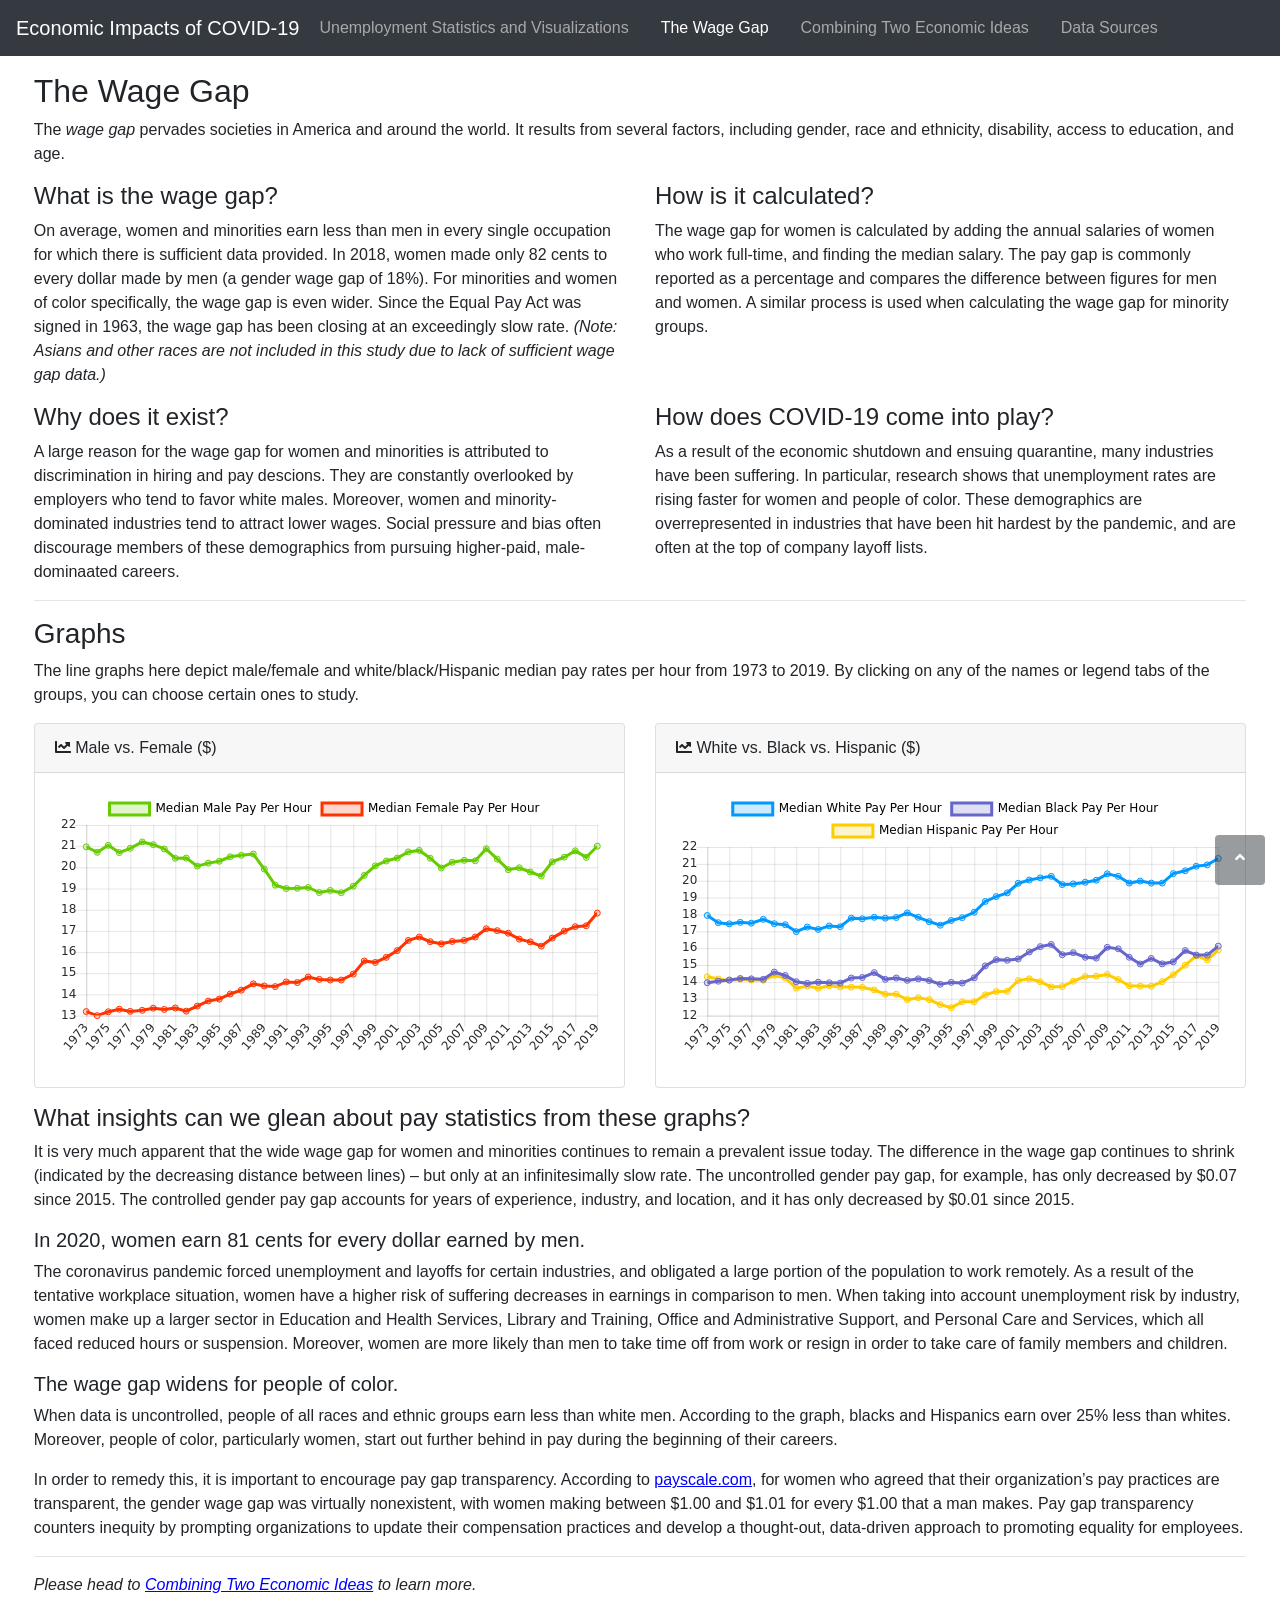
<file: wage_gap.html>
<!DOCTYPE html>
<html lang="en">

  <head>

    <meta charset="utf-8">
    <meta http-equiv="X-UA-Compatible" content="IE=edge">
    <meta name="viewport" content="width=device-width, initial-scale=1, shrink-to-fit=no">
    <meta name="description" content="">
    <meta name="author" content="">

    <title>Economic Analysis COVID-19</title>

    <!-- Bootstrap core CSS-->
    <link href="vendor/bootstrap/css/bootstrap.css" rel="stylesheet">

    <!-- Custom fonts for this template-->
    <link href="vendor/fontawesome-free/css/all.min.css" rel="stylesheet" type="text/css">

    <!-- Page level plugin CSS-->
    <link href="vendor/datatables/dataTables.bootstrap4.css" rel="stylesheet">

    <!-- Custom styles for this template-->
    <link href="css/sb-admin.css" rel="stylesheet">

    <div id="container"></div>

  </head>
  
  <body id="page-top">

    <nav class="navbar navbar-expand navbar-dark bg-dark static-top">

      <a class="navbar-brand mr-1" href="index.html">Economic Impacts of COVID-19</a>

      	  <a class="nav-link" href="unemployment.html" style="color: darkgray">
            <span>Unemployment Statistics and Visualizations</span>
          </a>
          <a class="nav-link" href="wage_gap.html" style="color: white">
            <span>The Wage Gap</span>
          </a>
          <a class="nav-link" href="combination.html" style="color: darkgray">
            <span>Combining Two Economic Ideas</span>
          </a>
          <a class="nav-link" href="data_sources.html" style="color: darkgray">
            <span>Data Sources</span>
          </a>
    </nav>

    <div id="wrapper">

      <div id="content-wrapper">

        <div class="container-fluid">

          <div id="encapsule">

          <h2>The Wage Gap</h2>
          The <i>wage gap</i> pervades societies in America and around the world. It results from several factors, including gender, race and ethnicity, disability, access to education, and age.

          <p></p>

          <div class='row'>

            <div class='col-lg-6'>
              <h4>What is the wage gap?</h4>
              On average, women and minorities earn less than men in every single occupation for which there is sufficient data provided. In 2018, women made only 82 cents to every dollar made by men (a gender wage gap of 18%). For minorities and women of color specifically, the wage gap is even wider. Since the Equal Pay Act was signed in 1963, the wage gap has been closing at an exceedingly slow rate. <i>(Note: Asians and other races are not included in this study due to lack of sufficient wage gap data.)</i>
            </div>

            <div class='col-lg-6'>
              <h4>How is it calculated?</h4>
              The wage gap for women is calculated by adding the annual salaries of women who work full-time, and finding the median salary. The pay gap is commonly reported as a percentage and compares the difference between figures for men and women. A similar process is used when calculating the wage gap for minority groups.
            </div>

          </div>

          <p></p>

          <div class='row'>

            <div class='col-lg-6'>
              <h4>Why does it exist?</h4>
              A large reason for the wage gap for women and minorities is attributed to discrimination in hiring and pay descions. They are constantly overlooked by employers who tend to favor white males. Moreover, women and minority-dominated industries tend to attract lower wages. Social pressure and bias often discourage members of these demographics from pursuing higher-paid, male-dominaated careers.
            </div>

            <div class='col-lg-6'>
              <h4>How does COVID-19 come into play?</h4>
              As a result of the economic shutdown and ensuing quarantine, many industries have been suffering. In particular, research shows that unemployment rates are rising faster for women and people of color. These demographics are overrepresented in industries that have been hit hardest by the pandemic, and are often at the top of company layoff lists.
            </div>

          </div>

          <hr>

          <h3>Graphs</h3>
          The line graphs here depict male/female and white/black/Hispanic median pay rates per hour from 1973 to 2019. By clicking on any of the names or legend tabs of the groups, you can choose certain ones to study.

          <p></p>

          <div class='row'>

          <!-- Male vs. Female -->
            <div class='col-lg-6'>
              <div class="card mb-3">
                <div class="card-header">
                  <i class="fas fa-chart-line"></i>
                  Male vs. Female ($)</div>
                  <div class="card-body">
                    <canvas id="male_female"></canvas>
                  </div>
              </div>
            </div>

            <!-- White vs. Black vs. Hispanic -->
            <div class='col-lg-6'>
              <div class="card mb-3">
                <div class="card-header">
                  <i class="fas fa-chart-line"></i>
                  White vs. Black vs. Hispanic ($)</div>
                  <div class="card-body">
                    <canvas id="white_black_hispanic"></canvas>
                  </div>
              </div>
            </div>

          </div>

          <h4> What insights can we glean about pay statistics from these graphs? </h4>
          It is very much apparent that the wide wage gap for women and minorities continues to remain a prevalent issue today. The difference in the wage gap continues to shrink (indicated by the decreasing distance between lines) – but only at an infinitesimally slow rate. The uncontrolled gender pay gap, for example, has only decreased by $0.07 since 2015. The controlled gender pay gap accounts for years of experience, industry, and location, and it has only decreased by $0.01 since 2015.

          <p></p>

          <h5> In 2020, women earn 81 cents for every dollar earned by men.</h5>
          The coronavirus pandemic forced unemployment and layoffs for certain industries, and obligated a large portion of the population to work remotely. As a result of the tentative workplace situation, women have a higher risk of suffering decreases in earnings in comparison to men. When taking into account unemployment risk by industry, women make up a larger sector in Education and Health Services, Library and Training, Office and Administrative Support, and Personal Care and Services, which all faced reduced hours or suspension. Moreover, women are more likely than men to take time off from work or resign in order to take care of family members and children.

          <p></p>

          <h5> The wage gap widens for people of color.</h5>
          When data is uncontrolled, people of all races and ethnic groups earn less than white men. According to the graph, blacks and Hispanics earn over 25% less than whites. Moreover, people of color, particularly women, start out further behind in pay during the beginning of their careers.

          <p></p>

          In order to remedy this, it is important to encourage pay gap transparency. According to <a href='https://www.payscale.com/data/gender-pay-gap' style='color: blue'><u>payscale.com</u></a>, for women who agreed that their organization’s pay practices are transparent, the gender wage gap was virtually nonexistent, with women making between $1.00 and $1.01 for every $1.00 that a man makes. Pay gap transparency counters inequity by prompting organizations to update their compensation practices and develop a thought-out, data-driven approach to promoting equality for employees.
          <hr>


          <i>Please head to <a href='combination.html' style='color: blue'><u>Combining Two Economic Ideas</u></a> to learn more.</i>

        </div>

      </div>
      <!-- /.content-wrapper -->

    </div>
  </div>

<!--   <footer id="contact">
    <p> &#9993; Contact us at @gmail.com</p>
  </footer> -->

    <!-- Scroll to Top Button-->
    <a class="scroll-to-top rounded" href="#page-top">
      <i class="fas fa-angle-up"></i>
    </a>

    <!-- Bootstrap core JavaScript-->
    <script src="vendor/jquery/jquery.min.js"></script>
    <script src="vendor/bootstrap/js/bootstrap.bundle.min.js"></script>

    <!-- Core plugin JavaScript-->
    <script src="vendor/jquery-easing/jquery.easing.min.js"></script>

    <!-- Page level plugin JavaScript-->
    <script src="vendor/chart.js/Chart.min.js"></script>
    <script src="vendor/datatables/jquery.dataTables.js"></script>
    <script src="vendor/datatables/dataTables.bootstrap4.js"></script>

    <!-- Custom scripts for all pages-->
    <script src="js/sb-admin.min.js"></script>

    <!-- Demo scripts for this page-->
    <script src="graphs/unemployment_years.js"></script>
    <script src="graphs/percent_increase.js"></script>
    <script src="graphs/unemployment_months.js"></script>
    <script src="graphs/male_female.js"></script>
    <script src="graphs/white_black_hispanic.js"></script>
    <script src="graphs/industry_race.js"></script>
    <script src="graphs/race_wage.js"></script>
    <script src="graphs/employment_breakdown_highest.js"></script>
    <script src="graphs/employment_breakdown_lowest.js"></script>
    <script src="graphs/impact_score.js"></script>

  </body>

</html>
</file>
<file: vendor/fontawesome-free/css/all.min.css>
/*!
 * Font Awesome Free 5.3.1 by @fontawesome - https://fontawesome.com
 * License - https://fontawesome.com/license/free (Icons: CC BY 4.0, Fonts: SIL OFL 1.1, Code: MIT License)
 */
.fa,.fab,.fal,.far,.fas{-moz-osx-font-smoothing:grayscale;-webkit-font-smoothing:antialiased;display:inline-block;font-style:normal;font-variant:normal;text-rendering:auto;line-height:1}.fa-lg{font-size:1.33333em;line-height:.75em;vertical-align:-.0667em}.fa-xs{font-size:.75em}.fa-sm{font-size:.875em}.fa-1x{font-size:1em}.fa-2x{font-size:2em}.fa-3x{font-size:3em}.fa-4x{font-size:4em}.fa-5x{font-size:5em}.fa-6x{font-size:6em}.fa-7x{font-size:7em}.fa-8x{font-size:8em}.fa-9x{font-size:9em}.fa-10x{font-size:10em}.fa-fw{text-align:center;width:1.25em}.fa-ul{list-style-type:none;margin-left:2.5em;padding-left:0}.fa-ul>li{position:relative}.fa-li{left:-2em;position:absolute;text-align:center;width:2em;line-height:inherit}.fa-border{border:.08em solid #eee;border-radius:.1em;padding:.2em .25em .15em}.fa-pull-left{float:left}.fa-pull-right{float:right}.fa.fa-pull-left,.fab.fa-pull-left,.fal.fa-pull-left,.far.fa-pull-left,.fas.fa-pull-left{margin-right:.3em}.fa.fa-pull-right,.fab.fa-pull-right,.fal.fa-pull-right,.far.fa-pull-right,.fas.fa-pull-right{margin-left:.3em}.fa-spin{animation:fa-spin 2s infinite linear}.fa-pulse{animation:fa-spin 1s infinite steps(8)}@keyframes fa-spin{0%{transform:rotate(0deg)}to{transform:rotate(1turn)}}.fa-rotate-90{-ms-filter:"progid:DXImageTransform.Microsoft.BasicImage(rotation=1)";transform:rotate(90deg)}.fa-rotate-180{-ms-filter:"progid:DXImageTransform.Microsoft.BasicImage(rotation=2)";transform:rotate(180deg)}.fa-rotate-270{-ms-filter:"progid:DXImageTransform.Microsoft.BasicImage(rotation=3)";transform:rotate(270deg)}.fa-flip-horizontal{-ms-filter:"progid:DXImageTransform.Microsoft.BasicImage(rotation=0, mirror=1)";transform:scaleX(-1)}.fa-flip-vertical{transform:scaleY(-1)}.fa-flip-horizontal.fa-flip-vertical,.fa-flip-vertical{-ms-filter:"progid:DXImageTransform.Microsoft.BasicImage(rotation=2, mirror=1)"}.fa-flip-horizontal.fa-flip-vertical{transform:scale(-1)}:root .fa-flip-horizontal,:root .fa-flip-vertical,:root .fa-rotate-90,:root .fa-rotate-180,:root .fa-rotate-270{-webkit-filter:none;filter:none}.fa-stack{display:inline-block;height:2em;line-height:2em;position:relative;vertical-align:middle;width:2em}.fa-stack-1x,.fa-stack-2x{left:0;position:absolute;text-align:center;width:100%}.fa-stack-1x{line-height:inherit}.fa-stack-2x{font-size:2em}.fa-inverse{color:#fff}.fa-500px:before{content:"\f26e"}.fa-accessible-icon:before{content:"\f368"}.fa-accusoft:before{content:"\f369"}.fa-ad:before{content:"\f641"}.fa-address-book:before{content:"\f2b9"}.fa-address-card:before{content:"\f2bb"}.fa-adjust:before{content:"\f042"}.fa-adn:before{content:"\f170"}.fa-adversal:before{content:"\f36a"}.fa-affiliatetheme:before{content:"\f36b"}.fa-air-freshener:before{content:"\f5d0"}.fa-algolia:before{content:"\f36c"}.fa-align-center:before{content:"\f037"}.fa-align-justify:before{content:"\f039"}.fa-align-left:before{content:"\f036"}.fa-align-right:before{content:"\f038"}.fa-alipay:before{content:"\f642"}.fa-allergies:before{content:"\f461"}.fa-amazon:before{content:"\f270"}.fa-amazon-pay:before{content:"\f42c"}.fa-ambulance:before{content:"\f0f9"}.fa-american-sign-language-interpreting:before{content:"\f2a3"}.fa-amilia:before{content:"\f36d"}.fa-anchor:before{content:"\f13d"}.fa-android:before{content:"\f17b"}.fa-angellist:before{content:"\f209"}.fa-angle-double-down:before{content:"\f103"}.fa-angle-double-left:before{content:"\f100"}.fa-angle-double-right:before{content:"\f101"}.fa-angle-double-up:before{content:"\f102"}.fa-angle-down:before{content:"\f107"}.fa-angle-left:before{content:"\f104"}.fa-angle-right:before{content:"\f105"}.fa-angle-up:before{content:"\f106"}.fa-angry:before{content:"\f556"}.fa-angrycreative:before{content:"\f36e"}.fa-angular:before{content:"\f420"}.fa-ankh:before{content:"\f644"}.fa-app-store:before{content:"\f36f"}.fa-app-store-ios:before{content:"\f370"}.fa-apper:before{content:"\f371"}.fa-apple:before{content:"\f179"}.fa-apple-alt:before{content:"\f5d1"}.fa-apple-pay:before{content:"\f415"}.fa-archive:before{content:"\f187"}.fa-archway:before{content:"\f557"}.fa-arrow-alt-circle-down:before{content:"\f358"}.fa-arrow-alt-circle-left:before{content:"\f359"}.fa-arrow-alt-circle-right:before{content:"\f35a"}.fa-arrow-alt-circle-up:before{content:"\f35b"}.fa-arrow-circle-down:before{content:"\f0ab"}.fa-arrow-circle-left:before{content:"\f0a8"}.fa-arrow-circle-right:before{content:"\f0a9"}.fa-arrow-circle-up:before{content:"\f0aa"}.fa-arrow-down:before{content:"\f063"}.fa-arrow-left:before{content:"\f060"}.fa-arrow-right:before{content:"\f061"}.fa-arrow-up:before{content:"\f062"}.fa-arrows-alt:before{content:"\f0b2"}.fa-arrows-alt-h:before{content:"\f337"}.fa-arrows-alt-v:before{content:"\f338"}.fa-assistive-listening-systems:before{content:"\f2a2"}.fa-asterisk:before{content:"\f069"}.fa-asymmetrik:before{content:"\f372"}.fa-at:before{content:"\f1fa"}.fa-atlas:before{content:"\f558"}.fa-atom:before{content:"\f5d2"}.fa-audible:before{content:"\f373"}.fa-audio-description:before{content:"\f29e"}.fa-autoprefixer:before{content:"\f41c"}.fa-avianex:before{content:"\f374"}.fa-aviato:before{content:"\f421"}.fa-award:before{content:"\f559"}.fa-aws:before{content:"\f375"}.fa-backspace:before{content:"\f55a"}.fa-backward:before{content:"\f04a"}.fa-balance-scale:before{content:"\f24e"}.fa-ban:before{content:"\f05e"}.fa-band-aid:before{content:"\f462"}.fa-bandcamp:before{content:"\f2d5"}.fa-barcode:before{content:"\f02a"}.fa-bars:before{content:"\f0c9"}.fa-baseball-ball:before{content:"\f433"}.fa-basketball-ball:before{content:"\f434"}.fa-bath:before{content:"\f2cd"}.fa-battery-empty:before{content:"\f244"}.fa-battery-full:before{content:"\f240"}.fa-battery-half:before{content:"\f242"}.fa-battery-quarter:before{content:"\f243"}.fa-battery-three-quarters:before{content:"\f241"}.fa-bed:before{content:"\f236"}.fa-beer:before{content:"\f0fc"}.fa-behance:before{content:"\f1b4"}.fa-behance-square:before{content:"\f1b5"}.fa-bell:before{content:"\f0f3"}.fa-bell-slash:before{content:"\f1f6"}.fa-bezier-curve:before{content:"\f55b"}.fa-bible:before{content:"\f647"}.fa-bicycle:before{content:"\f206"}.fa-bimobject:before{content:"\f378"}.fa-binoculars:before{content:"\f1e5"}.fa-birthday-cake:before{content:"\f1fd"}.fa-bitbucket:before{content:"\f171"}.fa-bitcoin:before{content:"\f379"}.fa-bity:before{content:"\f37a"}.fa-black-tie:before{content:"\f27e"}.fa-blackberry:before{content:"\f37b"}.fa-blender:before{content:"\f517"}.fa-blind:before{content:"\f29d"}.fa-blogger:before{content:"\f37c"}.fa-blogger-b:before{content:"\f37d"}.fa-bluetooth:before{content:"\f293"}.fa-bluetooth-b:before{content:"\f294"}.fa-bold:before{content:"\f032"}.fa-bolt:before{content:"\f0e7"}.fa-bomb:before{content:"\f1e2"}.fa-bone:before{content:"\f5d7"}.fa-bong:before{content:"\f55c"}.fa-book:before{content:"\f02d"}.fa-book-open:before{content:"\f518"}.fa-book-reader:before{content:"\f5da"}.fa-bookmark:before{content:"\f02e"}.fa-bowling-ball:before{content:"\f436"}.fa-box:before{content:"\f466"}.fa-box-open:before{content:"\f49e"}.fa-boxes:before{content:"\f468"}.fa-braille:before{content:"\f2a1"}.fa-brain:before{content:"\f5dc"}.fa-briefcase:before{content:"\f0b1"}.fa-briefcase-medical:before{content:"\f469"}.fa-broadcast-tower:before{content:"\f519"}.fa-broom:before{content:"\f51a"}.fa-brush:before{content:"\f55d"}.fa-btc:before{content:"\f15a"}.fa-bug:before{content:"\f188"}.fa-building:before{content:"\f1ad"}.fa-bullhorn:before{content:"\f0a1"}.fa-bullseye:before{content:"\f140"}.fa-burn:before{content:"\f46a"}.fa-buromobelexperte:before{content:"\f37f"}.fa-bus:before{content:"\f207"}.fa-bus-alt:before{content:"\f55e"}.fa-business-time:before{content:"\f64a"}.fa-buysellads:before{content:"\f20d"}.fa-calculator:before{content:"\f1ec"}.fa-calendar:before{content:"\f133"}.fa-calendar-alt:before{content:"\f073"}.fa-calendar-check:before{content:"\f274"}.fa-calendar-minus:before{content:"\f272"}.fa-calendar-plus:before{content:"\f271"}.fa-calendar-times:before{content:"\f273"}.fa-camera:before{content:"\f030"}.fa-camera-retro:before{content:"\f083"}.fa-cannabis:before{content:"\f55f"}.fa-capsules:before{content:"\f46b"}.fa-car:before{content:"\f1b9"}.fa-car-alt:before{content:"\f5de"}.fa-car-battery:before{content:"\f5df"}.fa-car-crash:before{content:"\f5e1"}.fa-car-side:before{content:"\f5e4"}.fa-caret-down:before{content:"\f0d7"}.fa-caret-left:before{content:"\f0d9"}.fa-caret-right:before{content:"\f0da"}.fa-caret-square-down:before{content:"\f150"}.fa-caret-square-left:before{content:"\f191"}.fa-caret-square-right:before{content:"\f152"}.fa-caret-square-up:before{content:"\f151"}.fa-caret-up:before{content:"\f0d8"}.fa-cart-arrow-down:before{content:"\f218"}.fa-cart-plus:before{content:"\f217"}.fa-cc-amazon-pay:before{content:"\f42d"}.fa-cc-amex:before{content:"\f1f3"}.fa-cc-apple-pay:before{content:"\f416"}.fa-cc-diners-club:before{content:"\f24c"}.fa-cc-discover:before{content:"\f1f2"}.fa-cc-jcb:before{content:"\f24b"}.fa-cc-mastercard:before{content:"\f1f1"}.fa-cc-paypal:before{content:"\f1f4"}.fa-cc-stripe:before{content:"\f1f5"}.fa-cc-visa:before{content:"\f1f0"}.fa-centercode:before{content:"\f380"}.fa-certificate:before{content:"\f0a3"}.fa-chalkboard:before{content:"\f51b"}.fa-chalkboard-teacher:before{content:"\f51c"}.fa-charging-station:before{content:"\f5e7"}.fa-chart-area:before{content:"\f1fe"}.fa-chart-bar:before{content:"\f080"}.fa-chart-line:before{content:"\f201"}.fa-chart-pie:before{content:"\f200"}.fa-check:before{content:"\f00c"}.fa-check-circle:before{content:"\f058"}.fa-check-double:before{content:"\f560"}.fa-check-square:before{content:"\f14a"}.fa-chess:before{content:"\f439"}.fa-chess-bishop:before{content:"\f43a"}.fa-chess-board:before{content:"\f43c"}.fa-chess-king:before{content:"\f43f"}.fa-chess-knight:before{content:"\f441"}.fa-chess-pawn:before{content:"\f443"}.fa-chess-queen:before{content:"\f445"}.fa-chess-rook:before{content:"\f447"}.fa-chevron-circle-down:before{content:"\f13a"}.fa-chevron-circle-left:before{content:"\f137"}.fa-chevron-circle-right:before{content:"\f138"}.fa-chevron-circle-up:before{content:"\f139"}.fa-chevron-down:before{content:"\f078"}.fa-chevron-left:before{content:"\f053"}.fa-chevron-right:before{content:"\f054"}.fa-chevron-up:before{content:"\f077"}.fa-child:before{content:"\f1ae"}.fa-chrome:before{content:"\f268"}.fa-church:before{content:"\f51d"}.fa-circle:before{content:"\f111"}.fa-circle-notch:before{content:"\f1ce"}.fa-city:before{content:"\f64f"}.fa-clipboard:before{content:"\f328"}.fa-clipboard-check:before{content:"\f46c"}.fa-clipboard-list:before{content:"\f46d"}.fa-clock:before{content:"\f017"}.fa-clone:before{content:"\f24d"}.fa-closed-captioning:before{content:"\f20a"}.fa-cloud:before{content:"\f0c2"}.fa-cloud-download-alt:before{content:"\f381"}.fa-cloud-upload-alt:before{content:"\f382"}.fa-cloudscale:before{content:"\f383"}.fa-cloudsmith:before{content:"\f384"}.fa-cloudversify:before{content:"\f385"}.fa-cocktail:before{content:"\f561"}.fa-code:before{content:"\f121"}.fa-code-branch:before{content:"\f126"}.fa-codepen:before{content:"\f1cb"}.fa-codiepie:before{content:"\f284"}.fa-coffee:before{content:"\f0f4"}.fa-cog:before{content:"\f013"}.fa-cogs:before{content:"\f085"}.fa-coins:before{content:"\f51e"}.fa-columns:before{content:"\f0db"}.fa-comment:before{content:"\f075"}.fa-comment-alt:before{content:"\f27a"}.fa-comment-dollar:before{content:"\f651"}.fa-comment-dots:before{content:"\f4ad"}.fa-comment-slash:before{content:"\f4b3"}.fa-comments:before{content:"\f086"}.fa-comments-dollar:before{content:"\f653"}.fa-compact-disc:before{content:"\f51f"}.fa-compass:before{content:"\f14e"}.fa-compress:before{content:"\f066"}.fa-concierge-bell:before{content:"\f562"}.fa-connectdevelop:before{content:"\f20e"}.fa-contao:before{content:"\f26d"}.fa-cookie:before{content:"\f563"}.fa-cookie-bite:before{content:"\f564"}.fa-copy:before{content:"\f0c5"}.fa-copyright:before{content:"\f1f9"}.fa-couch:before{content:"\f4b8"}.fa-cpanel:before{content:"\f388"}.fa-creative-commons:before{content:"\f25e"}.fa-creative-commons-by:before{content:"\f4e7"}.fa-creative-commons-nc:before{content:"\f4e8"}.fa-creative-commons-nc-eu:before{content:"\f4e9"}.fa-creative-commons-nc-jp:before{content:"\f4ea"}.fa-creative-commons-nd:before{content:"\f4eb"}.fa-creative-commons-pd:before{content:"\f4ec"}.fa-creative-commons-pd-alt:before{content:"\f4ed"}.fa-creative-commons-remix:before{content:"\f4ee"}.fa-creative-commons-sa:before{content:"\f4ef"}.fa-creative-commons-sampling:before{content:"\f4f0"}.fa-creative-commons-sampling-plus:before{content:"\f4f1"}.fa-creative-commons-share:before{content:"\f4f2"}.fa-credit-card:before{content:"\f09d"}.fa-crop:before{content:"\f125"}.fa-crop-alt:before{content:"\f565"}.fa-cross:before{content:"\f654"}.fa-crosshairs:before{content:"\f05b"}.fa-crow:before{content:"\f520"}.fa-crown:before{content:"\f521"}.fa-css3:before{content:"\f13c"}.fa-css3-alt:before{content:"\f38b"}.fa-cube:before{content:"\f1b2"}.fa-cubes:before{content:"\f1b3"}.fa-cut:before{content:"\f0c4"}.fa-cuttlefish:before{content:"\f38c"}.fa-d-and-d:before{content:"\f38d"}.fa-dashcube:before{content:"\f210"}.fa-database:before{content:"\f1c0"}.fa-deaf:before{content:"\f2a4"}.fa-delicious:before{content:"\f1a5"}.fa-deploydog:before{content:"\f38e"}.fa-deskpro:before{content:"\f38f"}.fa-desktop:before{content:"\f108"}.fa-deviantart:before{content:"\f1bd"}.fa-dharmachakra:before{content:"\f655"}.fa-diagnoses:before{content:"\f470"}.fa-dice:before{content:"\f522"}.fa-dice-five:before{content:"\f523"}.fa-dice-four:before{content:"\f524"}.fa-dice-one:before{content:"\f525"}.fa-dice-six:before{content:"\f526"}.fa-dice-three:before{content:"\f527"}.fa-dice-two:before{content:"\f528"}.fa-digg:before{content:"\f1a6"}.fa-digital-ocean:before{content:"\f391"}.fa-digital-tachograph:before{content:"\f566"}.fa-directions:before{content:"\f5eb"}.fa-discord:before{content:"\f392"}.fa-discourse:before{content:"\f393"}.fa-divide:before{content:"\f529"}.fa-dizzy:before{content:"\f567"}.fa-dna:before{content:"\f471"}.fa-dochub:before{content:"\f394"}.fa-docker:before{content:"\f395"}.fa-dollar-sign:before{content:"\f155"}.fa-dolly:before{content:"\f472"}.fa-dolly-flatbed:before{content:"\f474"}.fa-donate:before{content:"\f4b9"}.fa-door-closed:before{content:"\f52a"}.fa-door-open:before{content:"\f52b"}.fa-dot-circle:before{content:"\f192"}.fa-dove:before{content:"\f4ba"}.fa-download:before{content:"\f019"}.fa-draft2digital:before{content:"\f396"}.fa-drafting-compass:before{content:"\f568"}.fa-draw-polygon:before{content:"\f5ee"}.fa-dribbble:before{content:"\f17d"}.fa-dribbble-square:before{content:"\f397"}.fa-dropbox:before{content:"\f16b"}.fa-drum:before{content:"\f569"}.fa-drum-steelpan:before{content:"\f56a"}.fa-drupal:before{content:"\f1a9"}.fa-dumbbell:before{content:"\f44b"}.fa-dyalog:before{content:"\f399"}.fa-earlybirds:before{content:"\f39a"}.fa-ebay:before{content:"\f4f4"}.fa-edge:before{content:"\f282"}.fa-edit:before{content:"\f044"}.fa-eject:before{content:"\f052"}.fa-elementor:before{content:"\f430"}.fa-ellipsis-h:before{content:"\f141"}.fa-ellipsis-v:before{content:"\f142"}.fa-ello:before{content:"\f5f1"}.fa-ember:before{content:"\f423"}.fa-empire:before{content:"\f1d1"}.fa-envelope:before{content:"\f0e0"}.fa-envelope-open:before{content:"\f2b6"}.fa-envelope-open-text:before{content:"\f658"}.fa-envelope-square:before{content:"\f199"}.fa-envira:before{content:"\f299"}.fa-equals:before{content:"\f52c"}.fa-eraser:before{content:"\f12d"}.fa-erlang:before{content:"\f39d"}.fa-ethereum:before{content:"\f42e"}.fa-etsy:before{content:"\f2d7"}.fa-euro-sign:before{content:"\f153"}.fa-exchange-alt:before{content:"\f362"}.fa-exclamation:before{content:"\f12a"}.fa-exclamation-circle:before{content:"\f06a"}.fa-exclamation-triangle:before{content:"\f071"}.fa-expand:before{content:"\f065"}.fa-expand-arrows-alt:before{content:"\f31e"}.fa-expeditedssl:before{content:"\f23e"}.fa-external-link-alt:before{content:"\f35d"}.fa-external-link-square-alt:before{content:"\f360"}.fa-eye:before{content:"\f06e"}.fa-eye-dropper:before{content:"\f1fb"}.fa-eye-slash:before{content:"\f070"}.fa-facebook:before{content:"\f09a"}.fa-facebook-f:before{content:"\f39e"}.fa-facebook-messenger:before{content:"\f39f"}.fa-facebook-square:before{content:"\f082"}.fa-fast-backward:before{content:"\f049"}.fa-fast-forward:before{content:"\f050"}.fa-fax:before{content:"\f1ac"}.fa-feather:before{content:"\f52d"}.fa-feather-alt:before{content:"\f56b"}.fa-female:before{content:"\f182"}.fa-fighter-jet:before{content:"\f0fb"}.fa-file:before{content:"\f15b"}.fa-file-alt:before{content:"\f15c"}.fa-file-archive:before{content:"\f1c6"}.fa-file-audio:before{content:"\f1c7"}.fa-file-code:before{content:"\f1c9"}.fa-file-contract:before{content:"\f56c"}.fa-file-download:before{content:"\f56d"}.fa-file-excel:before{content:"\f1c3"}.fa-file-export:before{content:"\f56e"}.fa-file-image:before{content:"\f1c5"}.fa-file-import:before{content:"\f56f"}.fa-file-invoice:before{content:"\f570"}.fa-file-invoice-dollar:before{content:"\f571"}.fa-file-medical:before{content:"\f477"}.fa-file-medical-alt:before{content:"\f478"}.fa-file-pdf:before{content:"\f1c1"}.fa-file-powerpoint:before{content:"\f1c4"}.fa-file-prescription:before{content:"\f572"}.fa-file-signature:before{content:"\f573"}.fa-file-upload:before{content:"\f574"}.fa-file-video:before{content:"\f1c8"}.fa-file-word:before{content:"\f1c2"}.fa-fill:before{content:"\f575"}.fa-fill-drip:before{content:"\f576"}.fa-film:before{content:"\f008"}.fa-filter:before{content:"\f0b0"}.fa-fingerprint:before{content:"\f577"}.fa-fire:before{content:"\f06d"}.fa-fire-extinguisher:before{content:"\f134"}.fa-firefox:before{content:"\f269"}.fa-first-aid:before{content:"\f479"}.fa-first-order:before{content:"\f2b0"}.fa-first-order-alt:before{content:"\f50a"}.fa-firstdraft:before{content:"\f3a1"}.fa-fish:before{content:"\f578"}.fa-flag:before{content:"\f024"}.fa-flag-checkered:before{content:"\f11e"}.fa-flask:before{content:"\f0c3"}.fa-flickr:before{content:"\f16e"}.fa-flipboard:before{content:"\f44d"}.fa-flushed:before{content:"\f579"}.fa-fly:before{content:"\f417"}.fa-folder:before{content:"\f07b"}.fa-folder-minus:before{content:"\f65d"}.fa-folder-open:before{content:"\f07c"}.fa-folder-plus:before{content:"\f65e"}.fa-font:before{content:"\f031"}.fa-font-awesome:before{content:"\f2b4"}.fa-font-awesome-alt:before{content:"\f35c"}.fa-font-awesome-flag:before{content:"\f425"}.fa-font-awesome-logo-full:before{content:"\f4e6"}.fa-fonticons:before{content:"\f280"}.fa-fonticons-fi:before{content:"\f3a2"}.fa-football-ball:before{content:"\f44e"}.fa-fort-awesome:before{content:"\f286"}.fa-fort-awesome-alt:before{content:"\f3a3"}.fa-forumbee:before{content:"\f211"}.fa-forward:before{content:"\f04e"}.fa-foursquare:before{content:"\f180"}.fa-free-code-camp:before{content:"\f2c5"}.fa-freebsd:before{content:"\f3a4"}.fa-frog:before{content:"\f52e"}.fa-frown:before{content:"\f119"}.fa-frown-open:before{content:"\f57a"}.fa-fulcrum:before{content:"\f50b"}.fa-funnel-dollar:before{content:"\f662"}.fa-futbol:before{content:"\f1e3"}.fa-galactic-republic:before{content:"\f50c"}.fa-galactic-senate:before{content:"\f50d"}.fa-gamepad:before{content:"\f11b"}.fa-gas-pump:before{content:"\f52f"}.fa-gavel:before{content:"\f0e3"}.fa-gem:before{content:"\f3a5"}.fa-genderless:before{content:"\f22d"}.fa-get-pocket:before{content:"\f265"}.fa-gg:before{content:"\f260"}.fa-gg-circle:before{content:"\f261"}.fa-gift:before{content:"\f06b"}.fa-git:before{content:"\f1d3"}.fa-git-square:before{content:"\f1d2"}.fa-github:before{content:"\f09b"}.fa-github-alt:before{content:"\f113"}.fa-github-square:before{content:"\f092"}.fa-gitkraken:before{content:"\f3a6"}.fa-gitlab:before{content:"\f296"}.fa-gitter:before{content:"\f426"}.fa-glass-martini:before{content:"\f000"}.fa-glass-martini-alt:before{content:"\f57b"}.fa-glasses:before{content:"\f530"}.fa-glide:before{content:"\f2a5"}.fa-glide-g:before{content:"\f2a6"}.fa-globe:before{content:"\f0ac"}.fa-globe-africa:before{content:"\f57c"}.fa-globe-americas:before{content:"\f57d"}.fa-globe-asia:before{content:"\f57e"}.fa-gofore:before{content:"\f3a7"}.fa-golf-ball:before{content:"\f450"}.fa-goodreads:before{content:"\f3a8"}.fa-goodreads-g:before{content:"\f3a9"}.fa-google:before{content:"\f1a0"}.fa-google-drive:before{content:"\f3aa"}.fa-google-play:before{content:"\f3ab"}.fa-google-plus:before{content:"\f2b3"}.fa-google-plus-g:before{content:"\f0d5"}.fa-google-plus-square:before{content:"\f0d4"}.fa-google-wallet:before{content:"\f1ee"}.fa-gopuram:before{content:"\f664"}.fa-graduation-cap:before{content:"\f19d"}.fa-gratipay:before{content:"\f184"}.fa-grav:before{content:"\f2d6"}.fa-greater-than:before{content:"\f531"}.fa-greater-than-equal:before{content:"\f532"}.fa-grimace:before{content:"\f57f"}.fa-grin:before{content:"\f580"}.fa-grin-alt:before{content:"\f581"}.fa-grin-beam:before{content:"\f582"}.fa-grin-beam-sweat:before{content:"\f583"}.fa-grin-hearts:before{content:"\f584"}.fa-grin-squint:before{content:"\f585"}.fa-grin-squint-tears:before{content:"\f586"}.fa-grin-stars:before{content:"\f587"}.fa-grin-tears:before{content:"\f588"}.fa-grin-tongue:before{content:"\f589"}.fa-grin-tongue-squint:before{content:"\f58a"}.fa-grin-tongue-wink:before{content:"\f58b"}.fa-grin-wink:before{content:"\f58c"}.fa-grip-horizontal:before{content:"\f58d"}.fa-grip-vertical:before{content:"\f58e"}.fa-gripfire:before{content:"\f3ac"}.fa-grunt:before{content:"\f3ad"}.fa-gulp:before{content:"\f3ae"}.fa-h-square:before{content:"\f0fd"}.fa-hacker-news:before{content:"\f1d4"}.fa-hacker-news-square:before{content:"\f3af"}.fa-hackerrank:before{content:"\f5f7"}.fa-hamsa:before{content:"\f665"}.fa-hand-holding:before{content:"\f4bd"}.fa-hand-holding-heart:before{content:"\f4be"}.fa-hand-holding-usd:before{content:"\f4c0"}.fa-hand-lizard:before{content:"\f258"}.fa-hand-paper:before{content:"\f256"}.fa-hand-peace:before{content:"\f25b"}.fa-hand-point-down:before{content:"\f0a7"}.fa-hand-point-left:before{content:"\f0a5"}.fa-hand-point-right:before{content:"\f0a4"}.fa-hand-point-up:before{content:"\f0a6"}.fa-hand-pointer:before{content:"\f25a"}.fa-hand-rock:before{content:"\f255"}.fa-hand-scissors:before{content:"\f257"}.fa-hand-spock:before{content:"\f259"}.fa-hands:before{content:"\f4c2"}.fa-hands-helping:before{content:"\f4c4"}.fa-handshake:before{content:"\f2b5"}.fa-hashtag:before{content:"\f292"}.fa-haykal:before{content:"\f666"}.fa-hdd:before{content:"\f0a0"}.fa-heading:before{content:"\f1dc"}.fa-headphones:before{content:"\f025"}.fa-headphones-alt:before{content:"\f58f"}.fa-headset:before{content:"\f590"}.fa-heart:before{content:"\f004"}.fa-heartbeat:before{content:"\f21e"}.fa-helicopter:before{content:"\f533"}.fa-highlighter:before{content:"\f591"}.fa-hips:before{content:"\f452"}.fa-hire-a-helper:before{content:"\f3b0"}.fa-history:before{content:"\f1da"}.fa-hockey-puck:before{content:"\f453"}.fa-home:before{content:"\f015"}.fa-hooli:before{content:"\f427"}.fa-hornbill:before{content:"\f592"}.fa-hospital:before{content:"\f0f8"}.fa-hospital-alt:before{content:"\f47d"}.fa-hospital-symbol:before{content:"\f47e"}.fa-hot-tub:before{content:"\f593"}.fa-hotel:before{content:"\f594"}.fa-hotjar:before{content:"\f3b1"}.fa-hourglass:before{content:"\f254"}.fa-hourglass-end:before{content:"\f253"}.fa-hourglass-half:before{content:"\f252"}.fa-hourglass-start:before{content:"\f251"}.fa-houzz:before{content:"\f27c"}.fa-html5:before{content:"\f13b"}.fa-hubspot:before{content:"\f3b2"}.fa-i-cursor:before{content:"\f246"}.fa-id-badge:before{content:"\f2c1"}.fa-id-card:before{content:"\f2c2"}.fa-id-card-alt:before{content:"\f47f"}.fa-image:before{content:"\f03e"}.fa-images:before{content:"\f302"}.fa-imdb:before{content:"\f2d8"}.fa-inbox:before{content:"\f01c"}.fa-indent:before{content:"\f03c"}.fa-industry:before{content:"\f275"}.fa-infinity:before{content:"\f534"}.fa-info:before{content:"\f129"}.fa-info-circle:before{content:"\f05a"}.fa-instagram:before{content:"\f16d"}.fa-internet-explorer:before{content:"\f26b"}.fa-ioxhost:before{content:"\f208"}.fa-italic:before{content:"\f033"}.fa-itunes:before{content:"\f3b4"}.fa-itunes-note:before{content:"\f3b5"}.fa-java:before{content:"\f4e4"}.fa-jedi:before{content:"\f669"}.fa-jedi-order:before{content:"\f50e"}.fa-jenkins:before{content:"\f3b6"}.fa-joget:before{content:"\f3b7"}.fa-joint:before{content:"\f595"}.fa-joomla:before{content:"\f1aa"}.fa-journal-whills:before{content:"\f66a"}.fa-js:before{content:"\f3b8"}.fa-js-square:before{content:"\f3b9"}.fa-jsfiddle:before{content:"\f1cc"}.fa-kaaba:before{content:"\f66b"}.fa-kaggle:before{content:"\f5fa"}.fa-key:before{content:"\f084"}.fa-keybase:before{content:"\f4f5"}.fa-keyboard:before{content:"\f11c"}.fa-keycdn:before{content:"\f3ba"}.fa-khanda:before{content:"\f66d"}.fa-kickstarter:before{content:"\f3bb"}.fa-kickstarter-k:before{content:"\f3bc"}.fa-kiss:before{content:"\f596"}.fa-kiss-beam:before{content:"\f597"}.fa-kiss-wink-heart:before{content:"\f598"}.fa-kiwi-bird:before{content:"\f535"}.fa-korvue:before{content:"\f42f"}.fa-landmark:before{content:"\f66f"}.fa-language:before{content:"\f1ab"}.fa-laptop:before{content:"\f109"}.fa-laptop-code:before{content:"\f5fc"}.fa-laravel:before{content:"\f3bd"}.fa-lastfm:before{content:"\f202"}.fa-lastfm-square:before{content:"\f203"}.fa-laugh:before{content:"\f599"}.fa-laugh-beam:before{content:"\f59a"}.fa-laugh-squint:before{content:"\f59b"}.fa-laugh-wink:before{content:"\f59c"}.fa-layer-group:before{content:"\f5fd"}.fa-leaf:before{content:"\f06c"}.fa-leanpub:before{content:"\f212"}.fa-lemon:before{content:"\f094"}.fa-less:before{content:"\f41d"}.fa-less-than:before{content:"\f536"}.fa-less-than-equal:before{content:"\f537"}.fa-level-down-alt:before{content:"\f3be"}.fa-level-up-alt:before{content:"\f3bf"}.fa-life-ring:before{content:"\f1cd"}.fa-lightbulb:before{content:"\f0eb"}.fa-line:before{content:"\f3c0"}.fa-link:before{content:"\f0c1"}.fa-linkedin:before{content:"\f08c"}.fa-linkedin-in:before{content:"\f0e1"}.fa-linode:before{content:"\f2b8"}.fa-linux:before{content:"\f17c"}.fa-lira-sign:before{content:"\f195"}.fa-list:before{content:"\f03a"}.fa-list-alt:before{content:"\f022"}.fa-list-ol:before{content:"\f0cb"}.fa-list-ul:before{content:"\f0ca"}.fa-location-arrow:before{content:"\f124"}.fa-lock:before{content:"\f023"}.fa-lock-open:before{content:"\f3c1"}.fa-long-arrow-alt-down:before{content:"\f309"}.fa-long-arrow-alt-left:before{content:"\f30a"}.fa-long-arrow-alt-right:before{content:"\f30b"}.fa-long-arrow-alt-up:before{content:"\f30c"}.fa-low-vision:before{content:"\f2a8"}.fa-luggage-cart:before{content:"\f59d"}.fa-lyft:before{content:"\f3c3"}.fa-magento:before{content:"\f3c4"}.fa-magic:before{content:"\f0d0"}.fa-magnet:before{content:"\f076"}.fa-mail-bulk:before{content:"\f674"}.fa-mailchimp:before{content:"\f59e"}.fa-male:before{content:"\f183"}.fa-mandalorian:before{content:"\f50f"}.fa-map:before{content:"\f279"}.fa-map-marked:before{content:"\f59f"}.fa-map-marked-alt:before{content:"\f5a0"}.fa-map-marker:before{content:"\f041"}.fa-map-marker-alt:before{content:"\f3c5"}.fa-map-pin:before{content:"\f276"}.fa-map-signs:before{content:"\f277"}.fa-markdown:before{content:"\f60f"}.fa-marker:before{content:"\f5a1"}.fa-mars:before{content:"\f222"}.fa-mars-double:before{content:"\f227"}.fa-mars-stroke:before{content:"\f229"}.fa-mars-stroke-h:before{content:"\f22b"}.fa-mars-stroke-v:before{content:"\f22a"}.fa-mastodon:before{content:"\f4f6"}.fa-maxcdn:before{content:"\f136"}.fa-medal:before{content:"\f5a2"}.fa-medapps:before{content:"\f3c6"}.fa-medium:before{content:"\f23a"}.fa-medium-m:before{content:"\f3c7"}.fa-medkit:before{content:"\f0fa"}.fa-medrt:before{content:"\f3c8"}.fa-meetup:before{content:"\f2e0"}.fa-megaport:before{content:"\f5a3"}.fa-meh:before{content:"\f11a"}.fa-meh-blank:before{content:"\f5a4"}.fa-meh-rolling-eyes:before{content:"\f5a5"}.fa-memory:before{content:"\f538"}.fa-menorah:before{content:"\f676"}.fa-mercury:before{content:"\f223"}.fa-microchip:before{content:"\f2db"}.fa-microphone:before{content:"\f130"}.fa-microphone-alt:before{content:"\f3c9"}.fa-microphone-alt-slash:before{content:"\f539"}.fa-microphone-slash:before{content:"\f131"}.fa-microscope:before{content:"\f610"}.fa-microsoft:before{content:"\f3ca"}.fa-minus:before{content:"\f068"}.fa-minus-circle:before{content:"\f056"}.fa-minus-square:before{content:"\f146"}.fa-mix:before{content:"\f3cb"}.fa-mixcloud:before{content:"\f289"}.fa-mizuni:before{content:"\f3cc"}.fa-mobile:before{content:"\f10b"}.fa-mobile-alt:before{content:"\f3cd"}.fa-modx:before{content:"\f285"}.fa-monero:before{content:"\f3d0"}.fa-money-bill:before{content:"\f0d6"}.fa-money-bill-alt:before{content:"\f3d1"}.fa-money-bill-wave:before{content:"\f53a"}.fa-money-bill-wave-alt:before{content:"\f53b"}.fa-money-check:before{content:"\f53c"}.fa-money-check-alt:before{content:"\f53d"}.fa-monument:before{content:"\f5a6"}.fa-moon:before{content:"\f186"}.fa-mortar-pestle:before{content:"\f5a7"}.fa-mosque:before{content:"\f678"}.fa-motorcycle:before{content:"\f21c"}.fa-mouse-pointer:before{content:"\f245"}.fa-music:before{content:"\f001"}.fa-napster:before{content:"\f3d2"}.fa-neos:before{content:"\f612"}.fa-neuter:before{content:"\f22c"}.fa-newspaper:before{content:"\f1ea"}.fa-nimblr:before{content:"\f5a8"}.fa-nintendo-switch:before{content:"\f418"}.fa-node:before{content:"\f419"}.fa-node-js:before{content:"\f3d3"}.fa-not-equal:before{content:"\f53e"}.fa-notes-medical:before{content:"\f481"}.fa-npm:before{content:"\f3d4"}.fa-ns8:before{content:"\f3d5"}.fa-nutritionix:before{content:"\f3d6"}.fa-object-group:before{content:"\f247"}.fa-object-ungroup:before{content:"\f248"}.fa-odnoklassniki:before{content:"\f263"}.fa-odnoklassniki-square:before{content:"\f264"}.fa-oil-can:before{content:"\f613"}.fa-old-republic:before{content:"\f510"}.fa-om:before{content:"\f679"}.fa-opencart:before{content:"\f23d"}.fa-openid:before{content:"\f19b"}.fa-opera:before{content:"\f26a"}.fa-optin-monster:before{content:"\f23c"}.fa-osi:before{content:"\f41a"}.fa-outdent:before{content:"\f03b"}.fa-page4:before{content:"\f3d7"}.fa-pagelines:before{content:"\f18c"}.fa-paint-brush:before{content:"\f1fc"}.fa-paint-roller:before{content:"\f5aa"}.fa-palette:before{content:"\f53f"}.fa-palfed:before{content:"\f3d8"}.fa-pallet:before{content:"\f482"}.fa-paper-plane:before{content:"\f1d8"}.fa-paperclip:before{content:"\f0c6"}.fa-parachute-box:before{content:"\f4cd"}.fa-paragraph:before{content:"\f1dd"}.fa-parking:before{content:"\f540"}.fa-passport:before{content:"\f5ab"}.fa-pastafarianism:before{content:"\f67b"}.fa-paste:before{content:"\f0ea"}.fa-patreon:before{content:"\f3d9"}.fa-pause:before{content:"\f04c"}.fa-pause-circle:before{content:"\f28b"}.fa-paw:before{content:"\f1b0"}.fa-paypal:before{content:"\f1ed"}.fa-peace:before{content:"\f67c"}.fa-pen:before{content:"\f304"}.fa-pen-alt:before{content:"\f305"}.fa-pen-fancy:before{content:"\f5ac"}.fa-pen-nib:before{content:"\f5ad"}.fa-pen-square:before{content:"\f14b"}.fa-pencil-alt:before{content:"\f303"}.fa-pencil-ruler:before{content:"\f5ae"}.fa-people-carry:before{content:"\f4ce"}.fa-percent:before{content:"\f295"}.fa-percentage:before{content:"\f541"}.fa-periscope:before{content:"\f3da"}.fa-phabricator:before{content:"\f3db"}.fa-phoenix-framework:before{content:"\f3dc"}.fa-phoenix-squadron:before{content:"\f511"}.fa-phone:before{content:"\f095"}.fa-phone-slash:before{content:"\f3dd"}.fa-phone-square:before{content:"\f098"}.fa-phone-volume:before{content:"\f2a0"}.fa-php:before{content:"\f457"}.fa-pied-piper:before{content:"\f2ae"}.fa-pied-piper-alt:before{content:"\f1a8"}.fa-pied-piper-hat:before{content:"\f4e5"}.fa-pied-piper-pp:before{content:"\f1a7"}.fa-piggy-bank:before{content:"\f4d3"}.fa-pills:before{content:"\f484"}.fa-pinterest:before{content:"\f0d2"}.fa-pinterest-p:before{content:"\f231"}.fa-pinterest-square:before{content:"\f0d3"}.fa-place-of-worship:before{content:"\f67f"}.fa-plane:before{content:"\f072"}.fa-plane-arrival:before{content:"\f5af"}.fa-plane-departure:before{content:"\f5b0"}.fa-play:before{content:"\f04b"}.fa-play-circle:before{content:"\f144"}.fa-playstation:before{content:"\f3df"}.fa-plug:before{content:"\f1e6"}.fa-plus:before{content:"\f067"}.fa-plus-circle:before{content:"\f055"}.fa-plus-square:before{content:"\f0fe"}.fa-podcast:before{content:"\f2ce"}.fa-poll:before{content:"\f681"}.fa-poll-h:before{content:"\f682"}.fa-poo:before{content:"\f2fe"}.fa-poop:before{content:"\f619"}.fa-portrait:before{content:"\f3e0"}.fa-pound-sign:before{content:"\f154"}.fa-power-off:before{content:"\f011"}.fa-pray:before{content:"\f683"}.fa-praying-hands:before{content:"\f684"}.fa-prescription:before{content:"\f5b1"}.fa-prescription-bottle:before{content:"\f485"}.fa-prescription-bottle-alt:before{content:"\f486"}.fa-print:before{content:"\f02f"}.fa-procedures:before{content:"\f487"}.fa-product-hunt:before{content:"\f288"}.fa-project-diagram:before{content:"\f542"}.fa-pushed:before{content:"\f3e1"}.fa-puzzle-piece:before{content:"\f12e"}.fa-python:before{content:"\f3e2"}.fa-qq:before{content:"\f1d6"}.fa-qrcode:before{content:"\f029"}.fa-question:before{content:"\f128"}.fa-question-circle:before{content:"\f059"}.fa-quidditch:before{content:"\f458"}.fa-quinscape:before{content:"\f459"}.fa-quora:before{content:"\f2c4"}.fa-quote-left:before{content:"\f10d"}.fa-quote-right:before{content:"\f10e"}.fa-quran:before{content:"\f687"}.fa-r-project:before{content:"\f4f7"}.fa-random:before{content:"\f074"}.fa-ravelry:before{content:"\f2d9"}.fa-react:before{content:"\f41b"}.fa-readme:before{content:"\f4d5"}.fa-rebel:before{content:"\f1d0"}.fa-receipt:before{content:"\f543"}.fa-recycle:before{content:"\f1b8"}.fa-red-river:before{content:"\f3e3"}.fa-reddit:before{content:"\f1a1"}.fa-reddit-alien:before{content:"\f281"}.fa-reddit-square:before{content:"\f1a2"}.fa-redo:before{content:"\f01e"}.fa-redo-alt:before{content:"\f2f9"}.fa-registered:before{content:"\f25d"}.fa-rendact:before{content:"\f3e4"}.fa-renren:before{content:"\f18b"}.fa-reply:before{content:"\f3e5"}.fa-reply-all:before{content:"\f122"}.fa-replyd:before{content:"\f3e6"}.fa-researchgate:before{content:"\f4f8"}.fa-resolving:before{content:"\f3e7"}.fa-retweet:before{content:"\f079"}.fa-rev:before{content:"\f5b2"}.fa-ribbon:before{content:"\f4d6"}.fa-road:before{content:"\f018"}.fa-robot:before{content:"\f544"}.fa-rocket:before{content:"\f135"}.fa-rocketchat:before{content:"\f3e8"}.fa-rockrms:before{content:"\f3e9"}.fa-route:before{content:"\f4d7"}.fa-rss:before{content:"\f09e"}.fa-rss-square:before{content:"\f143"}.fa-ruble-sign:before{content:"\f158"}.fa-ruler:before{content:"\f545"}.fa-ruler-combined:before{content:"\f546"}.fa-ruler-horizontal:before{content:"\f547"}.fa-ruler-vertical:before{content:"\f548"}.fa-rupee-sign:before{content:"\f156"}.fa-sad-cry:before{content:"\f5b3"}.fa-sad-tear:before{content:"\f5b4"}.fa-safari:before{content:"\f267"}.fa-sass:before{content:"\f41e"}.fa-save:before{content:"\f0c7"}.fa-schlix:before{content:"\f3ea"}.fa-school:before{content:"\f549"}.fa-screwdriver:before{content:"\f54a"}.fa-scribd:before{content:"\f28a"}.fa-search:before{content:"\f002"}.fa-search-dollar:before{content:"\f688"}.fa-search-location:before{content:"\f689"}.fa-search-minus:before{content:"\f010"}.fa-search-plus:before{content:"\f00e"}.fa-searchengin:before{content:"\f3eb"}.fa-seedling:before{content:"\f4d8"}.fa-sellcast:before{content:"\f2da"}.fa-sellsy:before{content:"\f213"}.fa-server:before{content:"\f233"}.fa-servicestack:before{content:"\f3ec"}.fa-shapes:before{content:"\f61f"}.fa-share:before{content:"\f064"}.fa-share-alt:before{content:"\f1e0"}.fa-share-alt-square:before{content:"\f1e1"}.fa-share-square:before{content:"\f14d"}.fa-shekel-sign:before{content:"\f20b"}.fa-shield-alt:before{content:"\f3ed"}.fa-ship:before{content:"\f21a"}.fa-shipping-fast:before{content:"\f48b"}.fa-shirtsinbulk:before{content:"\f214"}.fa-shoe-prints:before{content:"\f54b"}.fa-shopping-bag:before{content:"\f290"}.fa-shopping-basket:before{content:"\f291"}.fa-shopping-cart:before{content:"\f07a"}.fa-shopware:before{content:"\f5b5"}.fa-shower:before{content:"\f2cc"}.fa-shuttle-van:before{content:"\f5b6"}.fa-sign:before{content:"\f4d9"}.fa-sign-in-alt:before{content:"\f2f6"}.fa-sign-language:before{content:"\f2a7"}.fa-sign-out-alt:before{content:"\f2f5"}.fa-signal:before{content:"\f012"}.fa-signature:before{content:"\f5b7"}.fa-simplybuilt:before{content:"\f215"}.fa-sistrix:before{content:"\f3ee"}.fa-sitemap:before{content:"\f0e8"}.fa-sith:before{content:"\f512"}.fa-skull:before{content:"\f54c"}.fa-skyatlas:before{content:"\f216"}.fa-skype:before{content:"\f17e"}.fa-slack:before{content:"\f198"}.fa-slack-hash:before{content:"\f3ef"}.fa-sliders-h:before{content:"\f1de"}.fa-slideshare:before{content:"\f1e7"}.fa-smile:before{content:"\f118"}.fa-smile-beam:before{content:"\f5b8"}.fa-smile-wink:before{content:"\f4da"}.fa-smoking:before{content:"\f48d"}.fa-smoking-ban:before{content:"\f54d"}.fa-snapchat:before{content:"\f2ab"}.fa-snapchat-ghost:before{content:"\f2ac"}.fa-snapchat-square:before{content:"\f2ad"}.fa-snowflake:before{content:"\f2dc"}.fa-socks:before{content:"\f696"}.fa-solar-panel:before{content:"\f5ba"}.fa-sort:before{content:"\f0dc"}.fa-sort-alpha-down:before{content:"\f15d"}.fa-sort-alpha-up:before{content:"\f15e"}.fa-sort-amount-down:before{content:"\f160"}.fa-sort-amount-up:before{content:"\f161"}.fa-sort-down:before{content:"\f0dd"}.fa-sort-numeric-down:before{content:"\f162"}.fa-sort-numeric-up:before{content:"\f163"}.fa-sort-up:before{content:"\f0de"}.fa-soundcloud:before{content:"\f1be"}.fa-spa:before{content:"\f5bb"}.fa-space-shuttle:before{content:"\f197"}.fa-speakap:before{content:"\f3f3"}.fa-spinner:before{content:"\f110"}.fa-splotch:before{content:"\f5bc"}.fa-spotify:before{content:"\f1bc"}.fa-spray-can:before{content:"\f5bd"}.fa-square:before{content:"\f0c8"}.fa-square-full:before{content:"\f45c"}.fa-square-root-alt:before{content:"\f698"}.fa-squarespace:before{content:"\f5be"}.fa-stack-exchange:before{content:"\f18d"}.fa-stack-overflow:before{content:"\f16c"}.fa-stamp:before{content:"\f5bf"}.fa-star:before{content:"\f005"}.fa-star-and-crescent:before{content:"\f699"}.fa-star-half:before{content:"\f089"}.fa-star-half-alt:before{content:"\f5c0"}.fa-star-of-david:before{content:"\f69a"}.fa-star-of-life:before{content:"\f621"}.fa-staylinked:before{content:"\f3f5"}.fa-steam:before{content:"\f1b6"}.fa-steam-square:before{content:"\f1b7"}.fa-steam-symbol:before{content:"\f3f6"}.fa-step-backward:before{content:"\f048"}.fa-step-forward:before{content:"\f051"}.fa-stethoscope:before{content:"\f0f1"}.fa-sticker-mule:before{content:"\f3f7"}.fa-sticky-note:before{content:"\f249"}.fa-stop:before{content:"\f04d"}.fa-stop-circle:before{content:"\f28d"}.fa-stopwatch:before{content:"\f2f2"}.fa-store:before{content:"\f54e"}.fa-store-alt:before{content:"\f54f"}.fa-strava:before{content:"\f428"}.fa-stream:before{content:"\f550"}.fa-street-view:before{content:"\f21d"}.fa-strikethrough:before{content:"\f0cc"}.fa-stripe:before{content:"\f429"}.fa-stripe-s:before{content:"\f42a"}.fa-stroopwafel:before{content:"\f551"}.fa-studiovinari:before{content:"\f3f8"}.fa-stumbleupon:before{content:"\f1a4"}.fa-stumbleupon-circle:before{content:"\f1a3"}.fa-subscript:before{content:"\f12c"}.fa-subway:before{content:"\f239"}.fa-suitcase:before{content:"\f0f2"}.fa-suitcase-rolling:before{content:"\f5c1"}.fa-sun:before{content:"\f185"}.fa-superpowers:before{content:"\f2dd"}.fa-superscript:before{content:"\f12b"}.fa-supple:before{content:"\f3f9"}.fa-surprise:before{content:"\f5c2"}.fa-swatchbook:before{content:"\f5c3"}.fa-swimmer:before{content:"\f5c4"}.fa-swimming-pool:before{content:"\f5c5"}.fa-synagogue:before{content:"\f69b"}.fa-sync:before{content:"\f021"}.fa-sync-alt:before{content:"\f2f1"}.fa-syringe:before{content:"\f48e"}.fa-table:before{content:"\f0ce"}.fa-table-tennis:before{content:"\f45d"}.fa-tablet:before{content:"\f10a"}.fa-tablet-alt:before{content:"\f3fa"}.fa-tablets:before{content:"\f490"}.fa-tachometer-alt:before{content:"\f3fd"}.fa-tag:before{content:"\f02b"}.fa-tags:before{content:"\f02c"}.fa-tape:before{content:"\f4db"}.fa-tasks:before{content:"\f0ae"}.fa-taxi:before{content:"\f1ba"}.fa-teamspeak:before{content:"\f4f9"}.fa-teeth:before{content:"\f62e"}.fa-teeth-open:before{content:"\f62f"}.fa-telegram:before{content:"\f2c6"}.fa-telegram-plane:before{content:"\f3fe"}.fa-tencent-weibo:before{content:"\f1d5"}.fa-terminal:before{content:"\f120"}.fa-text-height:before{content:"\f034"}.fa-text-width:before{content:"\f035"}.fa-th:before{content:"\f00a"}.fa-th-large:before{content:"\f009"}.fa-th-list:before{content:"\f00b"}.fa-the-red-yeti:before{content:"\f69d"}.fa-theater-masks:before{content:"\f630"}.fa-themeco:before{content:"\f5c6"}.fa-themeisle:before{content:"\f2b2"}.fa-thermometer:before{content:"\f491"}.fa-thermometer-empty:before{content:"\f2cb"}.fa-thermometer-full:before{content:"\f2c7"}.fa-thermometer-half:before{content:"\f2c9"}.fa-thermometer-quarter:before{content:"\f2ca"}.fa-thermometer-three-quarters:before{content:"\f2c8"}.fa-thumbs-down:before{content:"\f165"}.fa-thumbs-up:before{content:"\f164"}.fa-thumbtack:before{content:"\f08d"}.fa-ticket-alt:before{content:"\f3ff"}.fa-times:before{content:"\f00d"}.fa-times-circle:before{content:"\f057"}.fa-tint:before{content:"\f043"}.fa-tint-slash:before{content:"\f5c7"}.fa-tired:before{content:"\f5c8"}.fa-toggle-off:before{content:"\f204"}.fa-toggle-on:before{content:"\f205"}.fa-toolbox:before{content:"\f552"}.fa-tooth:before{content:"\f5c9"}.fa-torah:before{content:"\f6a0"}.fa-torii-gate:before{content:"\f6a1"}.fa-trade-federation:before{content:"\f513"}.fa-trademark:before{content:"\f25c"}.fa-traffic-light:before{content:"\f637"}.fa-train:before{content:"\f238"}.fa-transgender:before{content:"\f224"}.fa-transgender-alt:before{content:"\f225"}.fa-trash:before{content:"\f1f8"}.fa-trash-alt:before{content:"\f2ed"}.fa-tree:before{content:"\f1bb"}.fa-trello:before{content:"\f181"}.fa-tripadvisor:before{content:"\f262"}.fa-trophy:before{content:"\f091"}.fa-truck:before{content:"\f0d1"}.fa-truck-loading:before{content:"\f4de"}.fa-truck-monster:before{content:"\f63b"}.fa-truck-moving:before{content:"\f4df"}.fa-truck-pickup:before{content:"\f63c"}.fa-tshirt:before{content:"\f553"}.fa-tty:before{content:"\f1e4"}.fa-tumblr:before{content:"\f173"}.fa-tumblr-square:before{content:"\f174"}.fa-tv:before{content:"\f26c"}.fa-twitch:before{content:"\f1e8"}.fa-twitter:before{content:"\f099"}.fa-twitter-square:before{content:"\f081"}.fa-typo3:before{content:"\f42b"}.fa-uber:before{content:"\f402"}.fa-uikit:before{content:"\f403"}.fa-umbrella:before{content:"\f0e9"}.fa-umbrella-beach:before{content:"\f5ca"}.fa-underline:before{content:"\f0cd"}.fa-undo:before{content:"\f0e2"}.fa-undo-alt:before{content:"\f2ea"}.fa-uniregistry:before{content:"\f404"}.fa-universal-access:before{content:"\f29a"}.fa-university:before{content:"\f19c"}.fa-unlink:before{content:"\f127"}.fa-unlock:before{content:"\f09c"}.fa-unlock-alt:before{content:"\f13e"}.fa-untappd:before{content:"\f405"}.fa-upload:before{content:"\f093"}.fa-usb:before{content:"\f287"}.fa-user:before{content:"\f007"}.fa-user-alt:before{content:"\f406"}.fa-user-alt-slash:before{content:"\f4fa"}.fa-user-astronaut:before{content:"\f4fb"}.fa-user-check:before{content:"\f4fc"}.fa-user-circle:before{content:"\f2bd"}.fa-user-clock:before{content:"\f4fd"}.fa-user-cog:before{content:"\f4fe"}.fa-user-edit:before{content:"\f4ff"}.fa-user-friends:before{content:"\f500"}.fa-user-graduate:before{content:"\f501"}.fa-user-lock:before{content:"\f502"}.fa-user-md:before{content:"\f0f0"}.fa-user-minus:before{content:"\f503"}.fa-user-ninja:before{content:"\f504"}.fa-user-plus:before{content:"\f234"}.fa-user-secret:before{content:"\f21b"}.fa-user-shield:before{content:"\f505"}.fa-user-slash:before{content:"\f506"}.fa-user-tag:before{content:"\f507"}.fa-user-tie:before{content:"\f508"}.fa-user-times:before{content:"\f235"}.fa-users:before{content:"\f0c0"}.fa-users-cog:before{content:"\f509"}.fa-ussunnah:before{content:"\f407"}.fa-utensil-spoon:before{content:"\f2e5"}.fa-utensils:before{content:"\f2e7"}.fa-vaadin:before{content:"\f408"}.fa-vector-square:before{content:"\f5cb"}.fa-venus:before{content:"\f221"}.fa-venus-double:before{content:"\f226"}.fa-venus-mars:before{content:"\f228"}.fa-viacoin:before{content:"\f237"}.fa-viadeo:before{content:"\f2a9"}.fa-viadeo-square:before{content:"\f2aa"}.fa-vial:before{content:"\f492"}.fa-vials:before{content:"\f493"}.fa-viber:before{content:"\f409"}.fa-video:before{content:"\f03d"}.fa-video-slash:before{content:"\f4e2"}.fa-vihara:before{content:"\f6a7"}.fa-vimeo:before{content:"\f40a"}.fa-vimeo-square:before{content:"\f194"}.fa-vimeo-v:before{content:"\f27d"}.fa-vine:before{content:"\f1ca"}.fa-vk:before{content:"\f189"}.fa-vnv:before{content:"\f40b"}.fa-volleyball-ball:before{content:"\f45f"}.fa-volume-down:before{content:"\f027"}.fa-volume-off:before{content:"\f026"}.fa-volume-up:before{content:"\f028"}.fa-vuejs:before{content:"\f41f"}.fa-walking:before{content:"\f554"}.fa-wallet:before{content:"\f555"}.fa-warehouse:before{content:"\f494"}.fa-weebly:before{content:"\f5cc"}.fa-weibo:before{content:"\f18a"}.fa-weight:before{content:"\f496"}.fa-weight-hanging:before{content:"\f5cd"}.fa-weixin:before{content:"\f1d7"}.fa-whatsapp:before{content:"\f232"}.fa-whatsapp-square:before{content:"\f40c"}.fa-wheelchair:before{content:"\f193"}.fa-whmcs:before{content:"\f40d"}.fa-wifi:before{content:"\f1eb"}.fa-wikipedia-w:before{content:"\f266"}.fa-window-close:before{content:"\f410"}.fa-window-maximize:before{content:"\f2d0"}.fa-window-minimize:before{content:"\f2d1"}.fa-window-restore:before{content:"\f2d2"}.fa-windows:before{content:"\f17a"}.fa-wine-glass:before{content:"\f4e3"}.fa-wine-glass-alt:before{content:"\f5ce"}.fa-wix:before{content:"\f5cf"}.fa-wolf-pack-battalion:before{content:"\f514"}.fa-won-sign:before{content:"\f159"}.fa-wordpress:before{content:"\f19a"}.fa-wordpress-simple:before{content:"\f411"}.fa-wpbeginner:before{content:"\f297"}.fa-wpexplorer:before{content:"\f2de"}.fa-wpforms:before{content:"\f298"}.fa-wrench:before{content:"\f0ad"}.fa-x-ray:before{content:"\f497"}.fa-xbox:before{content:"\f412"}.fa-xing:before{content:"\f168"}.fa-xing-square:before{content:"\f169"}.fa-y-combinator:before{content:"\f23b"}.fa-yahoo:before{content:"\f19e"}.fa-yandex:before{content:"\f413"}.fa-yandex-international:before{content:"\f414"}.fa-yelp:before{content:"\f1e9"}.fa-yen-sign:before{content:"\f157"}.fa-yin-yang:before{content:"\f6ad"}.fa-yoast:before{content:"\f2b1"}.fa-youtube:before{content:"\f167"}.fa-youtube-square:before{content:"\f431"}.fa-zhihu:before{content:"\f63f"}.sr-only{border:0;clip:rect(0,0,0,0);height:1px;margin:-1px;overflow:hidden;padding:0;position:absolute;width:1px}.sr-only-focusable:active,.sr-only-focusable:focus{clip:auto;height:auto;margin:0;overflow:visible;position:static;width:auto}@font-face{font-family:"Font Awesome 5 Brands";font-style:normal;font-weight:normal;src:url(../webfonts/fa-brands-400.eot);src:url(../webfonts/fa-brands-400.eot?#iefix) format("embedded-opentype"),url(../webfonts/fa-brands-400.woff2) format("woff2"),url(../webfonts/fa-brands-400.woff) format("woff"),url(../webfonts/fa-brands-400.ttf) format("truetype"),url(../webfonts/fa-brands-400.svg#fontawesome) format("svg")}.fab{font-family:"Font Awesome 5 Brands"}@font-face{font-family:"Font Awesome 5 Free";font-style:normal;font-weight:400;src:url(../webfonts/fa-regular-400.eot);src:url(../webfonts/fa-regular-400.eot?#iefix) format("embedded-opentype"),url(../webfonts/fa-regular-400.woff2) format("woff2"),url(../webfonts/fa-regular-400.woff) format("woff"),url(../webfonts/fa-regular-400.ttf) format("truetype"),url(../webfonts/fa-regular-400.svg#fontawesome) format("svg")}.far{font-weight:400}@font-face{font-family:"Font Awesome 5 Free";font-style:normal;font-weight:900;src:url(../webfonts/fa-solid-900.eot);src:url(../webfonts/fa-solid-900.eot?#iefix) format("embedded-opentype"),url(../webfonts/fa-solid-900.woff2) format("woff2"),url(../webfonts/fa-solid-900.woff) format("woff"),url(../webfonts/fa-solid-900.ttf) format("truetype"),url(../webfonts/fa-solid-900.svg#fontawesome) format("svg")}.fa,.far,.fas{font-family:"Font Awesome 5 Free"}.fa,.fas{font-weight:900}
</file>
<file: css/sb-admin.css>
/*!
 * Start Bootstrap - SB Admin v5.0.2 (https://startbootstrap.com/template-overviews/sb-admin)
 * Copyright 2013-2018 Start Bootstrap
 * Licensed under MIT (https://github.com/BlackrockDigital/startbootstrap-sb-admin/blob/master/LICENSE)
 */

html {
  position: relative;
  min-height: 100%;
}
#contact {
  padding-left: 5%;
}

#encapsule {
  height: 100%;
  margin-right: 1.5%;
  margin-left: 1.5%;
}

#wrapper {
  display: -webkit-box;
  display: -ms-flexbox;
  display: flex;
}

#wrapper #content-wrapper {
  overflow-x: hidden;
  width: 100%;
  padding-top: 1rem;
  padding-bottom: 80px;
}

#contact {
  background-color: #cc0000;
  color: white;
  font-size: 15px;
  width: 100%;
  margin: 0;
}

body.fixed-nav #content-wrapper {
  margin-top: 56px;
  padding-left: 90px;
}

body.fixed-nav.sidebar-toggled #content-wrapper {
  padding-left: 0;
}

@media (min-width: 768px) {
  body.fixed-nav #content-wrapper {
    padding-left: 225px;
  }
  body.fixed-nav.sidebar-toggled #content-wrapper {
    padding-left: 90px;
  }
}

.scroll-to-top {
  position: fixed;
  right: 15px;
  bottom: 15px;
  display: none;
  width: 50px;
  height: 50px;
  text-align: center;
  color: #fff;
  background: rgba(52, 58, 64, 0.5);
  line-height: 46px;
}

.scroll-to-top:focus, .scroll-to-top:hover {
  color: white;
}

.scroll-to-top:hover {
  background: #343a40;
}

.scroll-to-top i {
  font-weight: 800;
}

.smaller {
  font-size: 0.7rem;
}

.o-hidden {
  overflow: hidden !important;
}

.z-0 {
  z-index: 0;
}

.z-1 {
  z-index: 1;
}

.navbar-nav .form-inline .input-group {
  width: 100%;
}

.navbar-nav .nav-item.active .nav-link {
  color: #fff;
}

.navbar-nav .nav-item.dropdown .dropdown-toggle::after {
  width: 1rem;
  text-align: center;
  float: right;
  vertical-align: 0;
  border: 0;
  font-weight: 900;
  content: '\f105';
  font-family: 'Font Awesome 5 Free';
}

.navbar-nav .nav-item.dropdown.show .dropdown-toggle::after {
  content: '\f107';
}

.navbar-nav .nav-item.dropdown.no-arrow .dropdown-toggle::after {
  display: none;
}

.navbar-nav .nav-item .nav-link:focus {
  outline: none;
}

.navbar-nav .nav-item .nav-link .badge {
  position: absolute;
  margin-left: 0.75rem;
  top: 0.3rem;
  font-weight: 400;
  font-size: 0.5rem;
}

@media (min-width: 768px) {
  .navbar-nav .form-inline .input-group {
    width: auto;
  }
}

.sidebar {
  width: 90px !important;
  background-color: #212529;
  min-height: calc(100vh - 56px);
}

.sidebar .nav-item:last-child {
  margin-bottom: 1rem;
}

.sidebar .nav-item .nav-link {
  text-align: center;
  padding: 0.75rem 1rem;
  width: 90px;
}

.sidebar .nav-item .nav-link span {
  font-size: 0.65rem;
  display: block;
}

.sidebar .nav-item .dropdown-menu {
  position: absolute !important;
  -webkit-transform: none !important;
  transform: none !important;
  left: calc(90px + 0.5rem) !important;
  margin: 0;
}

.sidebar .nav-item .dropdown-menu.dropup {
  bottom: 0;
  top: auto !important;
}

.sidebar .nav-item.dropdown .dropdown-toggle::after {
  display: none;
}

.sidebar .nav-item .nav-link {
  color: rgba(255, 255, 255, 0.5);
}

.sidebar .nav-item .nav-link:active, .sidebar .nav-item .nav-link:focus, .sidebar .nav-item .nav-link:hover {
  color: rgba(255, 255, 255, 0.75);
}

.sidebar.toggled {
  width: 0 !important;
  overflow: hidden;
}

@media (min-width: 768px) {
  .sidebar {
    width: 225px !important;
  }
  .sidebar .nav-item .nav-link {
    display: block;
    width: 100%;
    text-align: left;
    padding: 1rem;
    width: 225px;
  }
  .sidebar .nav-item .nav-link span {
    font-size: 1rem;
    display: inline;
  }
  .sidebar .nav-item .dropdown-menu {
    position: static !important;
    margin: 0 1rem;
    top: 0;
  }
  .sidebar .nav-item.dropdown .dropdown-toggle::after {
    display: block;
  }
  .sidebar.toggled {
    overflow: visible;
    width: 90px !important;
  }
  .sidebar.toggled .nav-item:last-child {
    margin-bottom: 1rem;
  }
  .sidebar.toggled .nav-item .nav-link {
    text-align: center;
    padding: 0.75rem 1rem;
    width: 90px;
  }
  .sidebar.toggled .nav-item .nav-link span {
    font-size: 0.65rem;
    display: block;
  }
  .sidebar.toggled .nav-item .dropdown-menu {
    position: absolute !important;
    -webkit-transform: none !important;
    transform: none !important;
    left: calc(90px + 0.5rem) !important;
    margin: 0;
  }
  .sidebar.toggled .nav-item .dropdown-menu.dropup {
    bottom: 0;
    top: auto !important;
  }
  .sidebar.toggled .nav-item.dropdown .dropdown-toggle::after {
    display: none;
  }
}

.sidebar.fixed-top {
  top: 56px;
  height: calc(100vh - 56px);
  overflow-y: auto;
}

.card-body-icon {
  position: absolute;
  z-index: 0;
  top: -1.25rem;
  right: -1rem;
  opacity: 0.4;
  font-size: 5rem;
  -webkit-transform: rotate(15deg);
  transform: rotate(15deg);
}

@media (min-width: 576px) {
  .card-columns {
    -webkit-column-count: 1;
    column-count: 1;
  }
}

@media (min-width: 768px) {
  .card-columns {
    -webkit-column-count: 2;
    column-count: 2;
  }
}

@media (min-width: 1200px) {
  .card-columns {
    -webkit-column-count: 2;
    column-count: 2;
  }
}

:root {
  --input-padding-x: 0.75rem;
  --input-padding-y: 0.75rem;
}

.card-login {
  max-width: 25rem;
}

.card-register {
  max-width: 40rem;
}

.form-label-group {
  position: relative;
}

.form-label-group > input,
.form-label-group > label {
  padding: var(--input-padding-y) var(--input-padding-x);
  height: auto;
}

.form-label-group > label {
  position: absolute;
  top: 0;
  left: 0;
  display: block;
  width: 100%;
  margin-bottom: 0;
  /* Override default `<label>` margin */
  line-height: 1.5;
  color: #495057;
  border: 1px solid transparent;
  border-radius: 0.25rem;
  -webkit-transition: all 0.1s ease-in-out;
  transition: all 0.1s ease-in-out;
}

.form-label-group input::-webkit-input-placeholder {
  color: transparent;
}

.form-label-group input:-ms-input-placeholder {
  color: transparent;
}

.form-label-group input::-ms-input-placeholder {
  color: transparent;
}

.form-label-group input::placeholder {
  color: transparent;
}

.form-label-group input:not(:placeholder-shown) {
  padding-top: calc(var(--input-padding-y) + var(--input-padding-y) * (2 / 3));
  padding-bottom: calc(var(--input-padding-y) / 3);
}

.form-label-group input:not(:placeholder-shown) ~ label {
  padding-top: calc(var(--input-padding-y) / 3);
  padding-bottom: calc(var(--input-padding-y) / 3);
  font-size: 12px;
  color: #777;
}

footer.sticky-footer {
  display: -webkit-box;
  display: -ms-flexbox;
  display: flex;
  position: absolute;
  right: 0;
  bottom: 0;
  width: calc(100% - 90px);
  height: 80px;
  background-color: #e9ecef;
}

footer.sticky-footer .copyright {
  line-height: 1;
  font-size: 0.8rem;
}

@media (min-width: 768px) {
  footer.sticky-footer {
    width: calc(100% - 225px);
  }
}

body.sidebar-toggled footer.sticky-footer {
  width: 100%;
}

@media (min-width: 768px) {
  body.sidebar-toggled footer.sticky-footer {
    width: calc(100% - 90px);
  }
}
</file>
